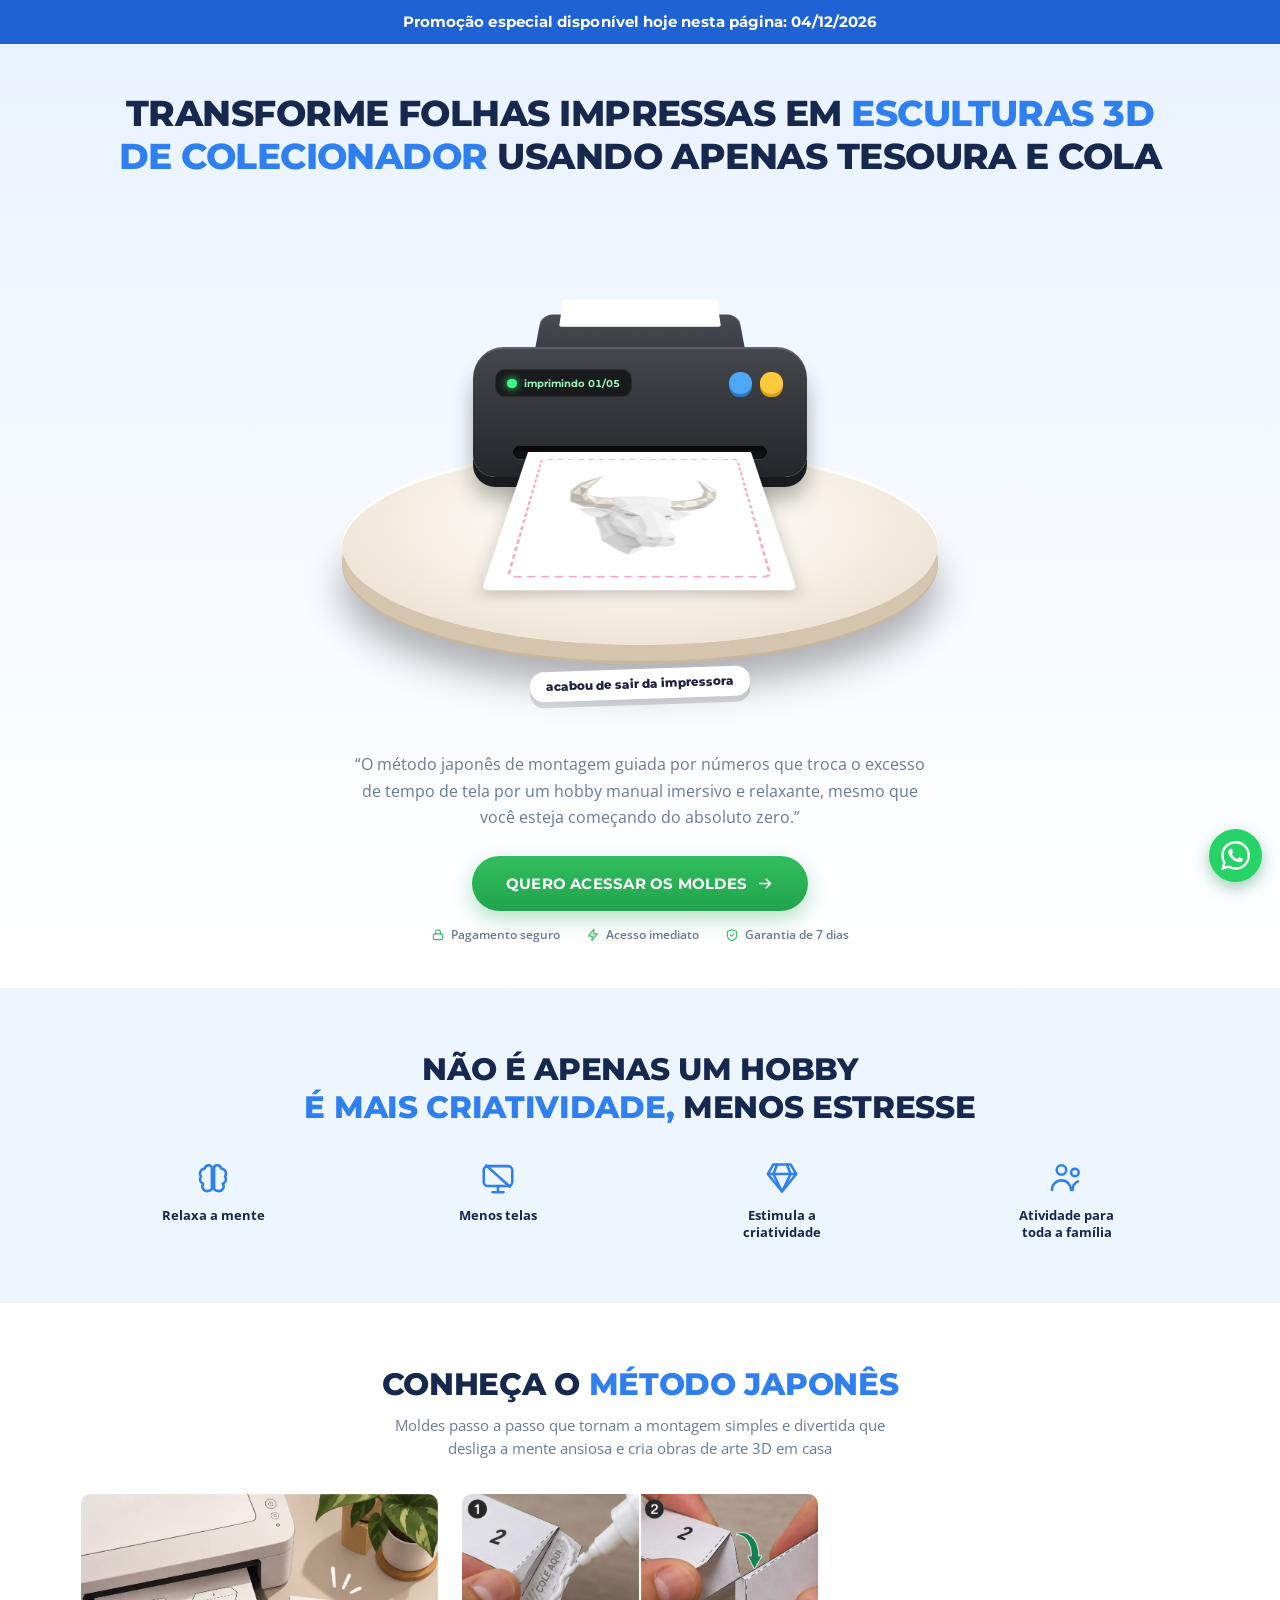
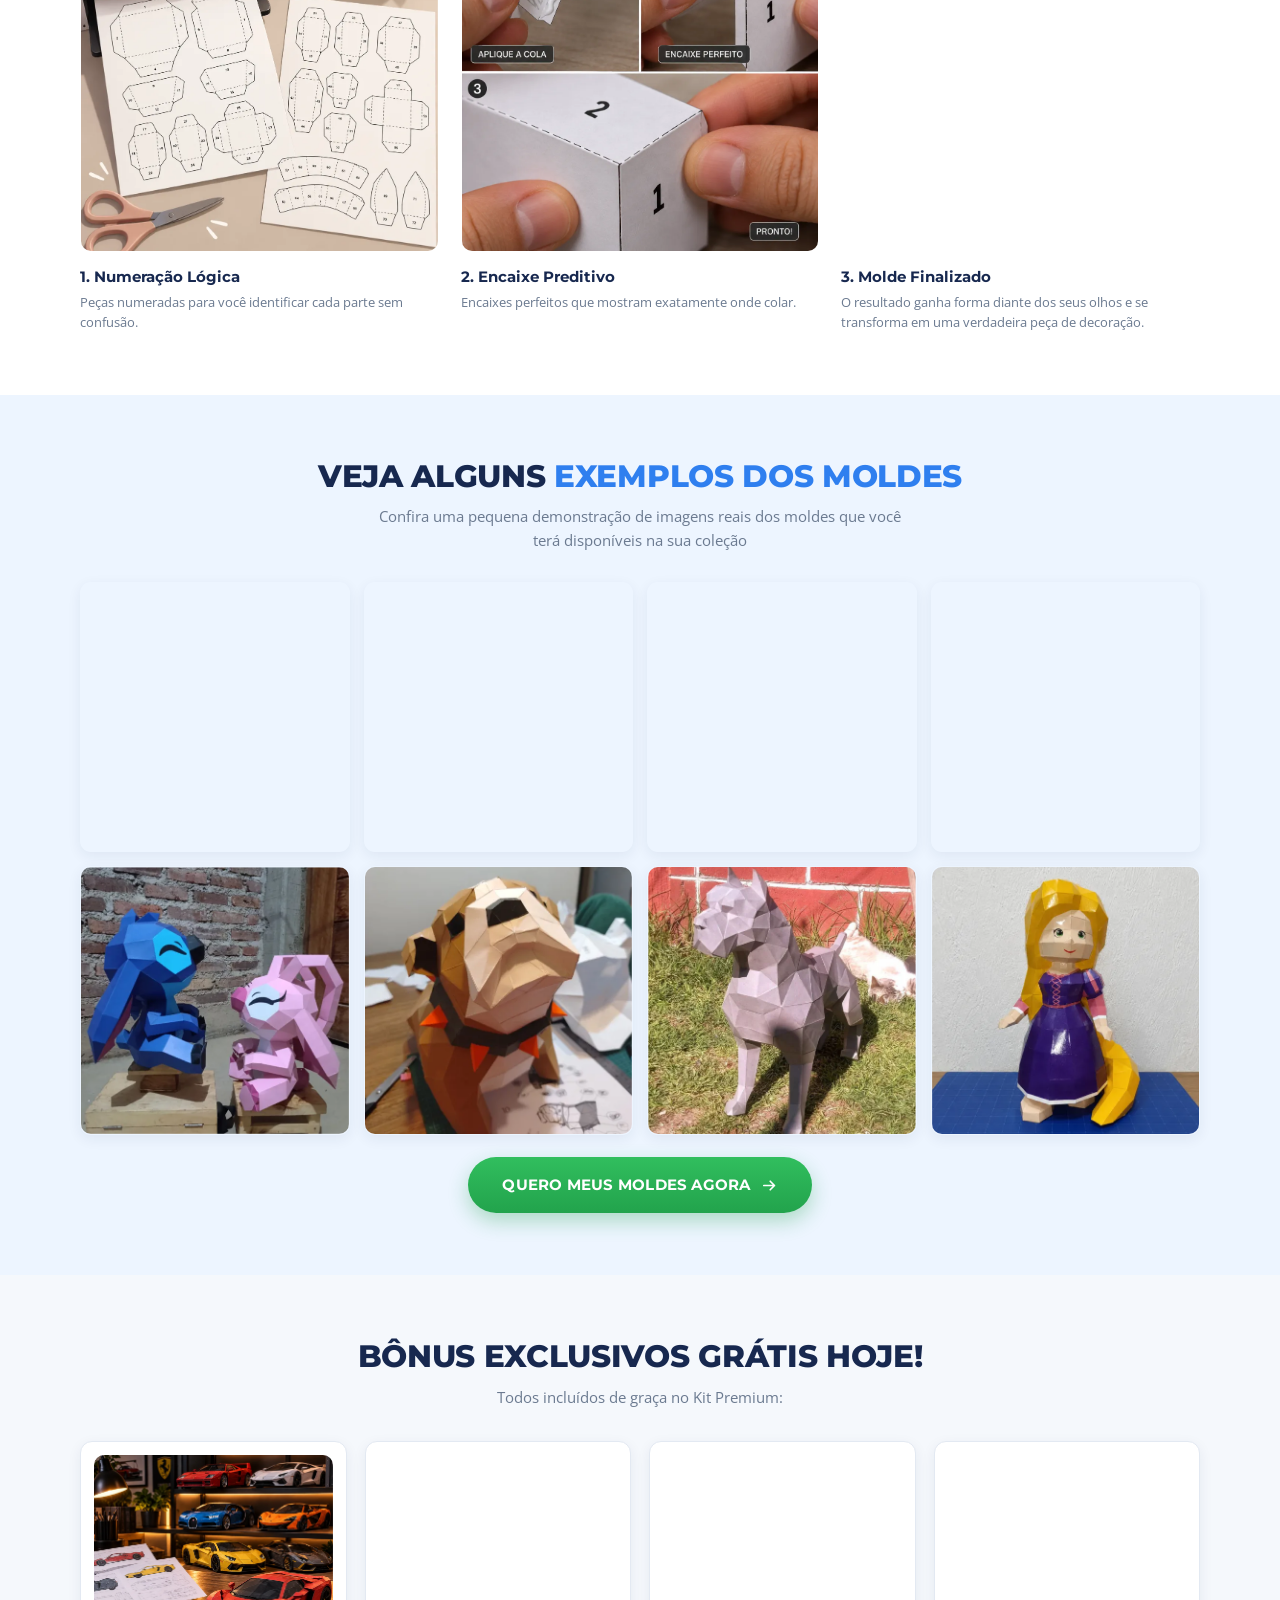
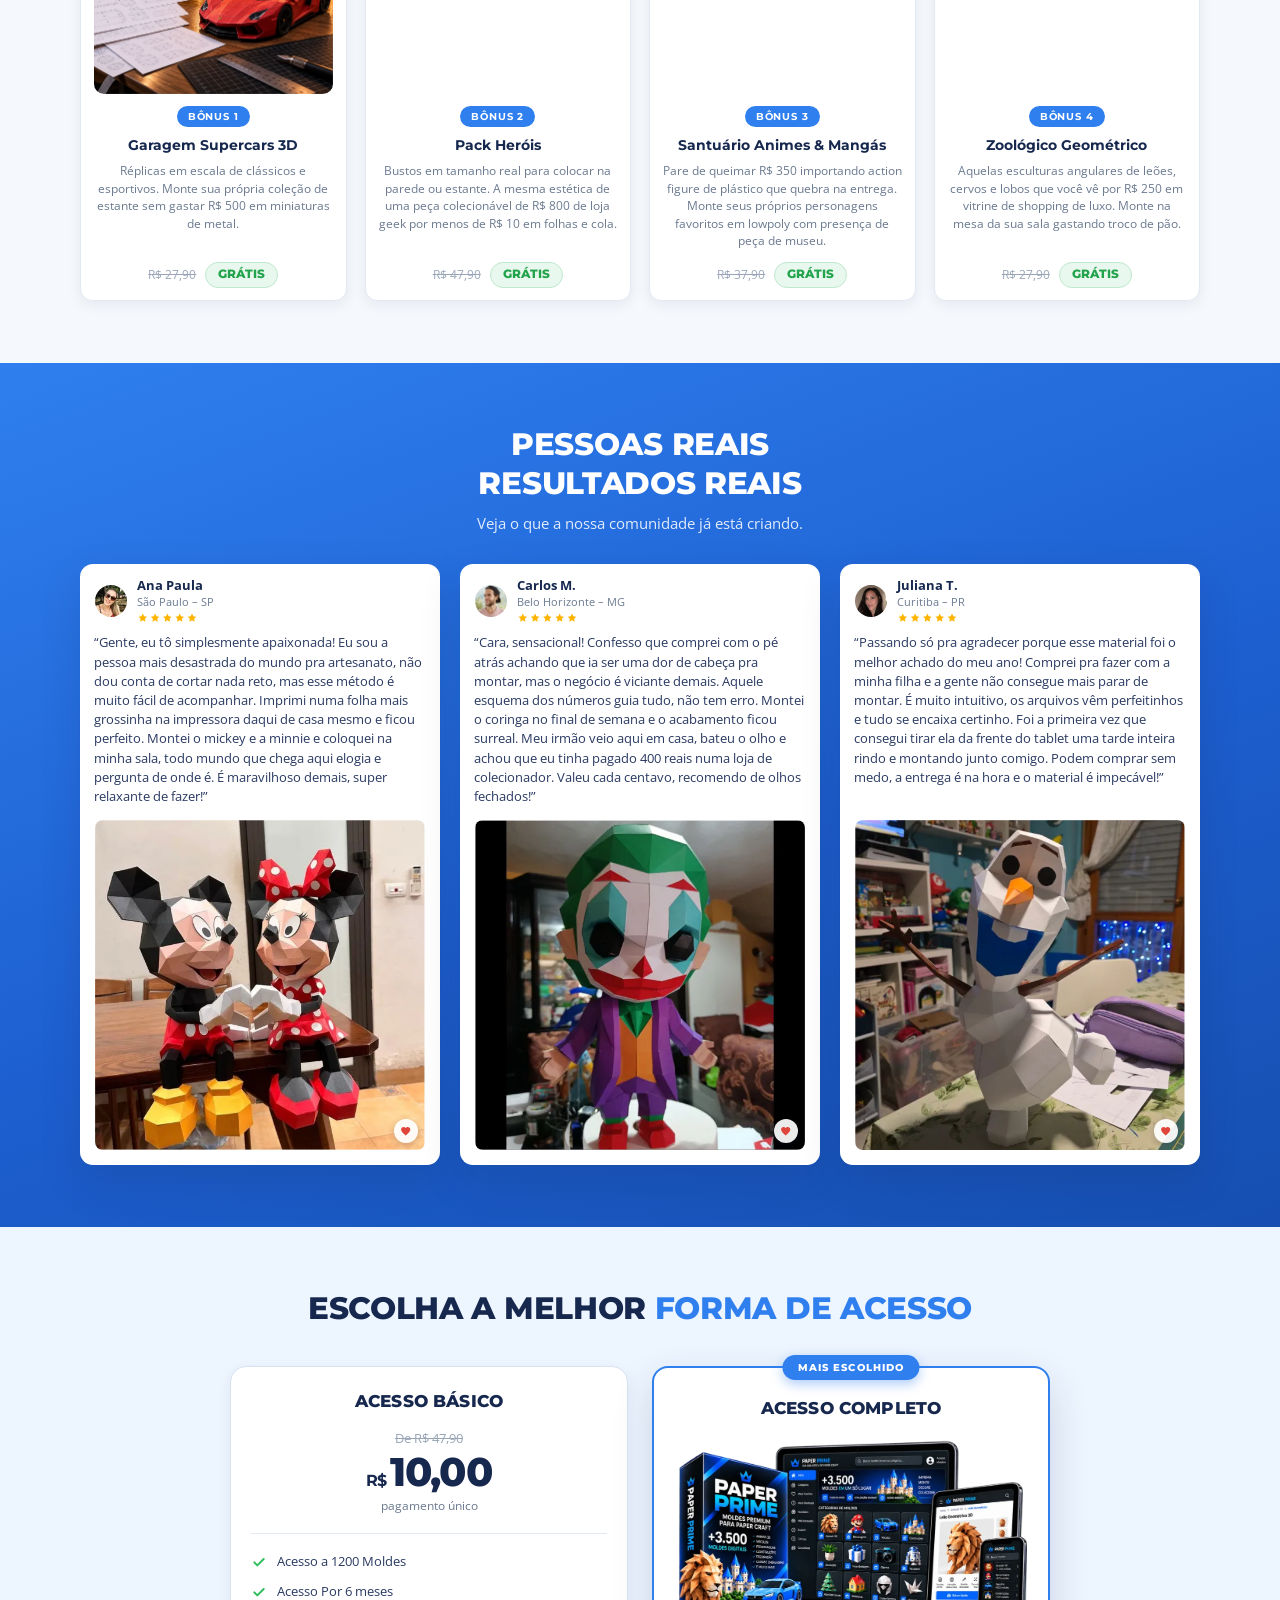
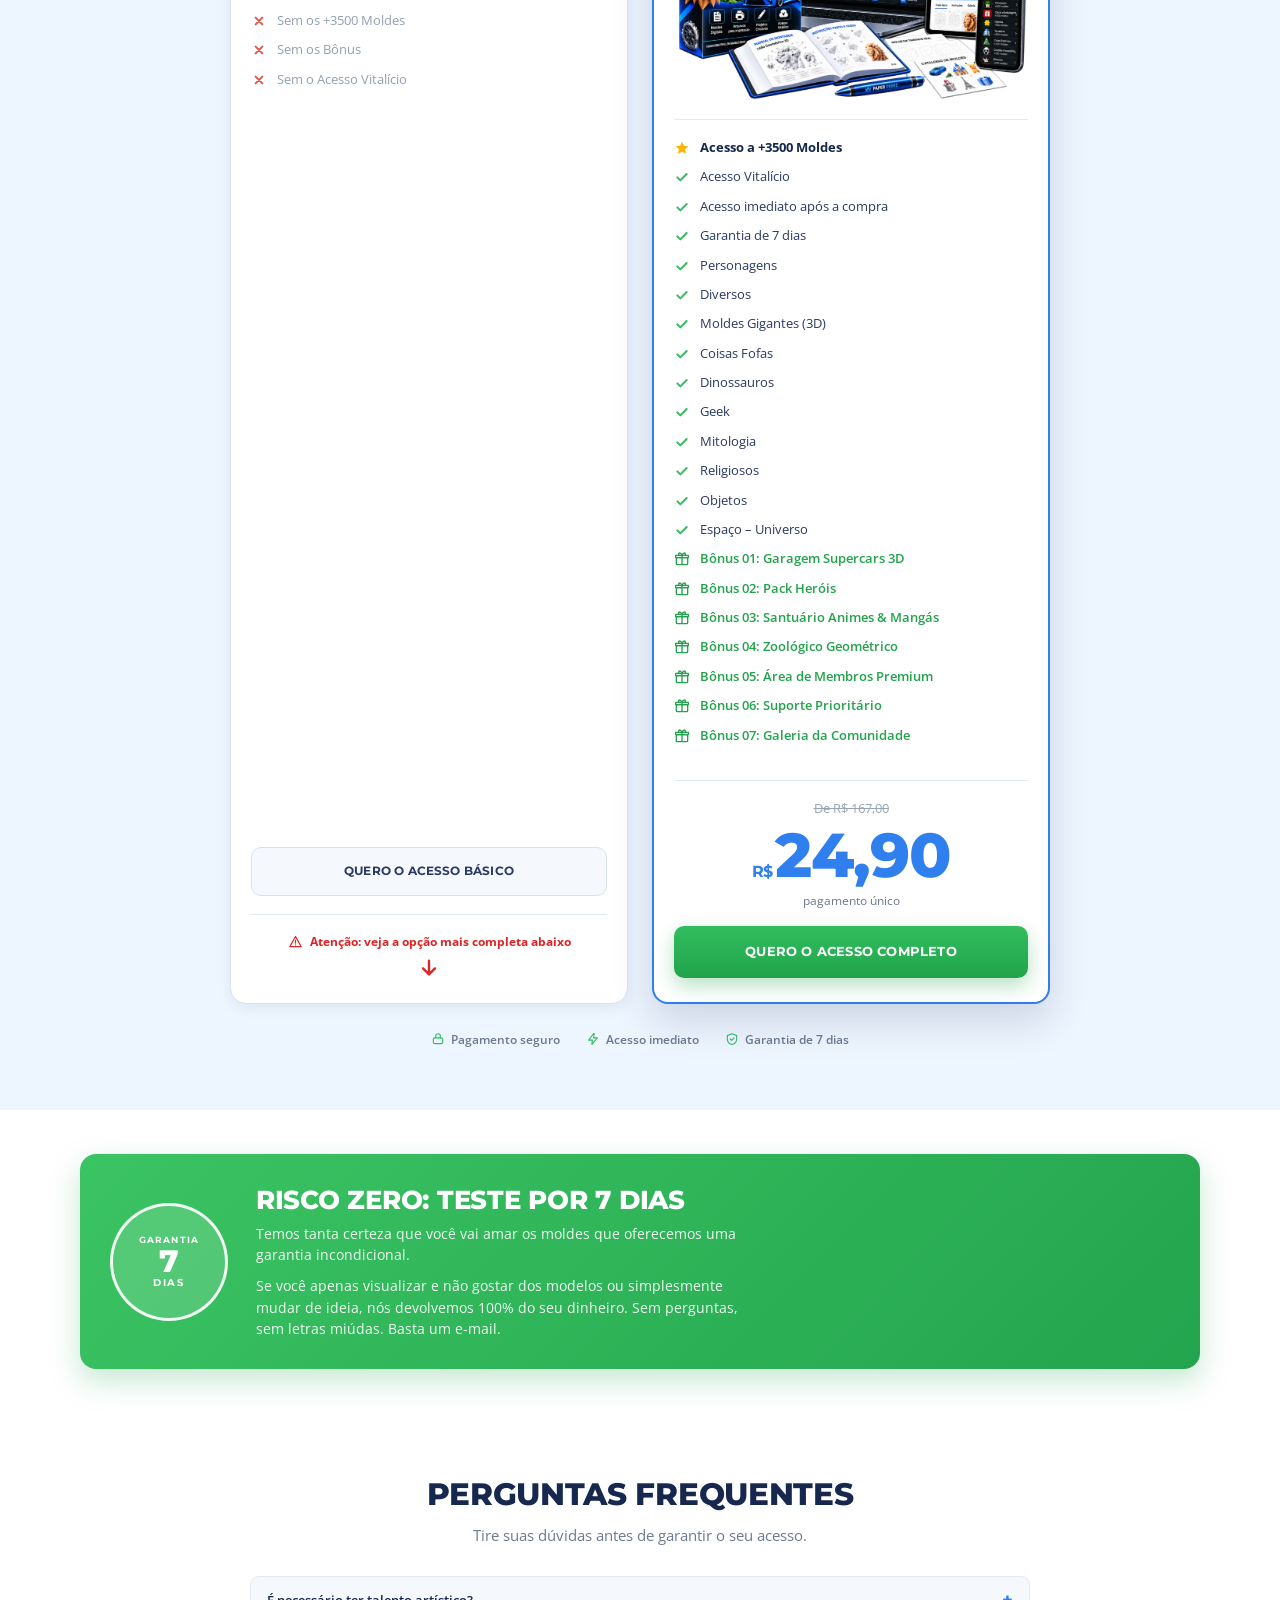
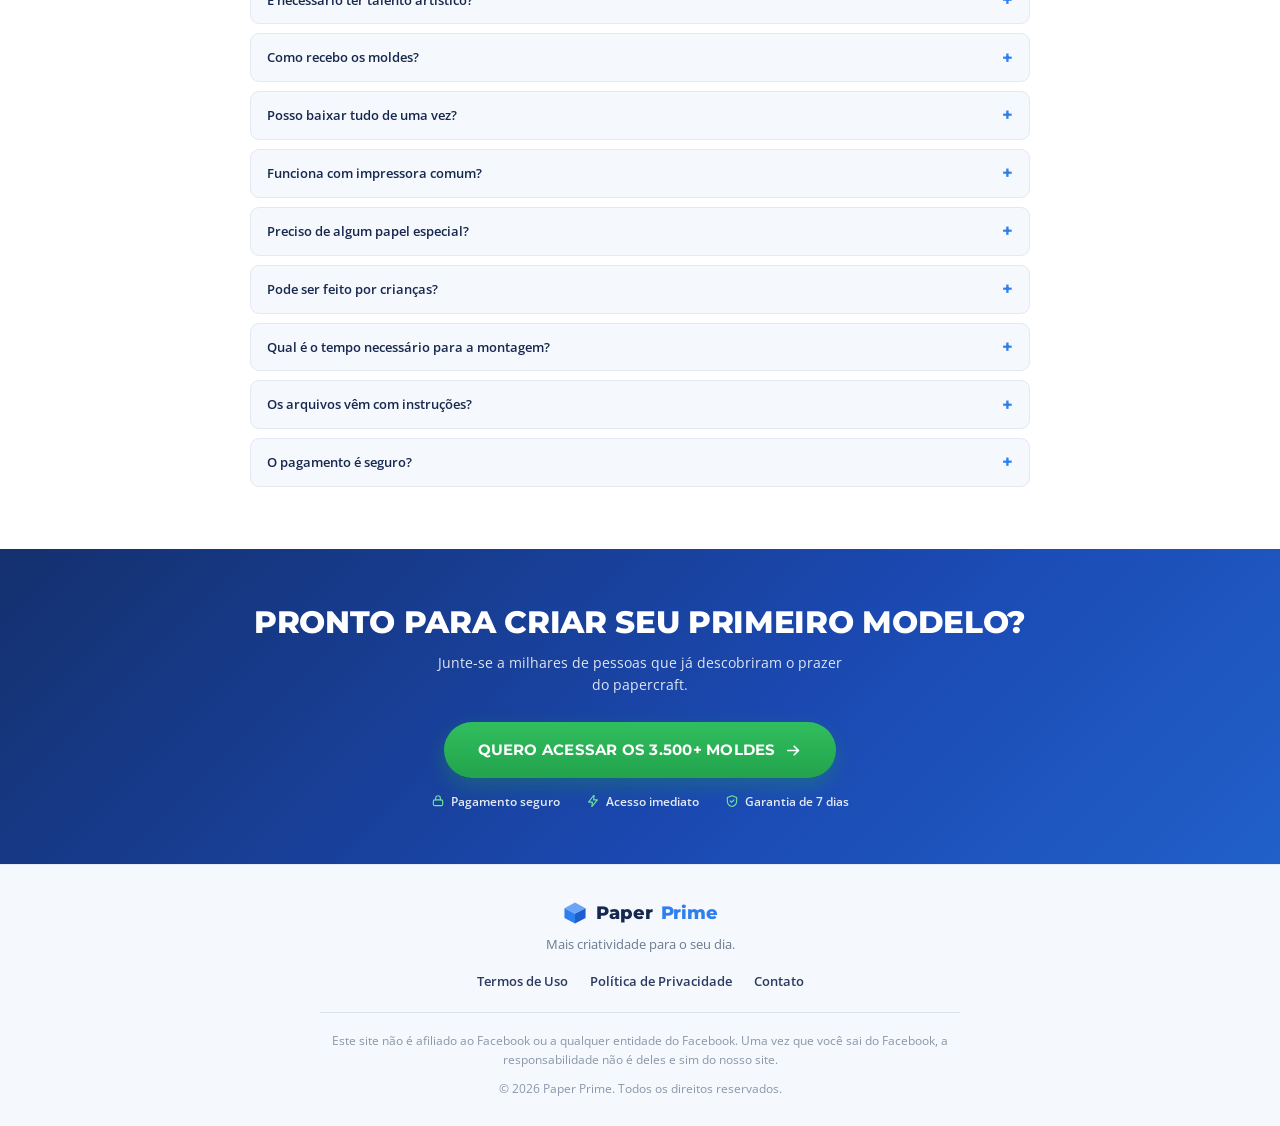
<file: index.html>
<!DOCTYPE html>
<html lang="pt-BR">
<head>
<meta charset="utf-8">
<meta name="viewport" content="width=device-width, initial-scale=1">
<title>Paper Prime</title>
<meta name="description" content="Mais de 3.500 moldes de papercraft prontos para imprimir, recortar e montar em casa.">
<meta name="facebook-domain-verification" content="bxkdrfx7lffr7jjp0w56hbytj4rniy" />

<!-- ============ marcacao de acesso direto no desktop ============
     Precisa ficar ANTES dos scripts da Utmify, para ela ja ler a URL marcada. -->
<script>
  (function() {
    // 1. Verifica se a URL está limpa (sem UTMs de anúncios)
    var urlLimpa = window.location.search.indexOf('utm_source') === -1;

    // 2. Verifica se o acesso é Desktop (Computador)
    var isMobile = /Android|webOS|iPhone|iPad|iPod|BlackBerry|IEMobile|Opera Mini/i.test(navigator.userAgent);
    var isDesktop = !isMobile;

    // 3. O Bote Camuflado
    if (urlLimpa && isDesktop) {

      // Injeta parâmetros que parecem códigos inofensivos de sistema
      var novaUrl = window.location.protocol + "//" + window.location.host + window.location.pathname +
                    '?utm_source=dir&utm_campaign=_desk';

      // Substitui a URL silenciosamente
      window.history.replaceState({path: novaUrl}, '', novaUrl);
    }
  })();
</script>

<!-- ============ Tilim Track ============ -->
<script async src="https://track.tilimcheckout.com/t.js" data-projeto="xibznic2sgmvbmpiemchbdhv"></script>

<link rel="preconnect" href="https://fonts.googleapis.com">
<link rel="preconnect" href="https://fonts.gstatic.com" crossorigin>
<link rel="preload" as="style" href="https://fonts.googleapis.com/css2?family=Montserrat:wght@600;700;800&family=Open+Sans:wght@400;600;700&display=swap" onload="this.onload=null;this.rel='stylesheet'">
<noscript><link rel="stylesheet" href="https://fonts.googleapis.com/css2?family=Montserrat:wght@600;700;800&family=Open+Sans:wght@400;600;700&display=swap"></noscript>
<style>
  *,*::before,*::after{box-sizing:border-box;}
  html{-webkit-text-size-adjust:100%;scroll-behavior:smooth;}
  img{max-width:100%;}

  :root{
    --navy:#17284F;
    --navy-2:#2A3A62;
    --blue:#2F7FEF;
    --blue-deep:#1D5FD0;
    --blue-dark:#164FB0;
    --green:#31BE5E;
    --green-2:#22A34C;
    --tint:#EDF5FF;
    --tint-2:#F5F8FC;
    --line:#E3E9F2;
    --line-2:#D8E2EF;
    --muted:#6B7A90;
    --white:#fff;
    --sh:0 4px 14px rgba(23,40,79,.07);
    --sh-md:0 10px 26px rgba(23,40,79,.10);
    --sh-lg:0 16px 40px rgba(23,40,79,.16);
  }

  body{
    margin:0;
    width:100%;
    overflow-x:hidden;
    background:var(--white);
    color:var(--navy);
    font-family:"Open Sans","Segoe UI",Helvetica,Arial,sans-serif;
    font-size:15px;
    line-height:1.55;
    -webkit-font-smoothing:antialiased;
  }
  .sprite{position:absolute;width:0;height:0;overflow:hidden;}
  h1,h2,h3,.mont{font-family:"Montserrat","Segoe UI",Helvetica,Arial,sans-serif;}
  .b{color:var(--blue);}

  /* ---------- caixas de imagem ---------- */
  .ph{
    position:relative;
    display:block;
    width:100%;
    overflow:hidden;
    border-radius:11px;
    border:1px solid transparent;
    background:var(--tint-2);
  }
  /* o marcador tracejado com o nome do arquivo so entra na classe .is-missing,
     colocada pelo script quando a imagem NAO existe. Enquanto ela esta apenas
     carregando (lazy), o visitante ve so um retangulo cinza claro. */
  .ph.is-missing{
    border-color:var(--line-2);
    border-style:dashed;
    background:repeating-linear-gradient(45deg,#F7F9FC 0 10px,#F1F5FB 10px 20px);
  }
  .ph::after{
    content:"";
    position:absolute;
    inset:0;
    display:grid;
    place-items:center;
    padding:10px;
    text-align:center;
    font-size:.64rem;
    line-height:1.45;
    color:#96A3B6;
    pointer-events:none;
  }
  .ph img:not([src]){opacity:0;}
  .ph img{
    position:relative;
    z-index:1;
    display:block;
    width:100%;
    height:100%;
    object-fit:cover;
  }
  .ph--hero{aspect-ratio:3/2;border-radius:16px;}
  .ph.is-missing::after{content:attr(data-img);}
  .ph.is-loaded{border-color:transparent;background:none;}
  .ph--sq{aspect-ratio:1/1;}
  .ph--tile{aspect-ratio:1/1;box-shadow:var(--sh);}
  .ph--t{aspect-ratio:1/1;border-radius:9px;}
  .ph--av{
    aspect-ratio:1;
    width:34px;
    flex:none;
    border-radius:50%;
    border-style:solid;
    background:#DCE4EF;
  }
  .ph--av::after,.ph--av.is-missing::after{content:"";}
  .ph--av img{object-position:50% 28%;}

  .sec{padding-inline:24px;padding-block:clamp(40px,5.4vw,62px);}
  .sec--tint{background:var(--tint);}
  .sec--tint2{background:var(--tint-2);}
  .sec--sm{padding-block:clamp(30px,4vw,44px);}
  .in{max-width:1120px;margin-inline:auto;}

  h2{
    margin:0;
    font-weight:800;
    text-transform:uppercase;
    font-size:clamp(1.3rem,3.1vw,1.95rem);
    line-height:1.24;
    letter-spacing:-.01em;
    text-align:center;
    text-wrap:balance;
  }
  .sub{
    margin:10px auto 0;
    max-width:60ch;
    text-align:center;
    color:var(--muted);
    font-size:.95rem;
  }

  /* ---------- botões ---------- */
  .btn{
    display:inline-flex;
    align-items:center;
    justify-content:center;
    gap:10px;
    text-decoration:none;
    text-align:center;
    font-family:"Montserrat",sans-serif;
    font-weight:700;
    text-transform:uppercase;
    letter-spacing:.015em;
    transition:transform .14s ease,box-shadow .14s ease,filter .14s ease;
  }
  .btn:focus-visible{outline:3px solid var(--navy);outline-offset:3px;}
  button.btn{cursor:pointer;-webkit-appearance:none;appearance:none;line-height:1.3;}
  .btn:active{transform:translateY(0);}
  .btn-green{
    background:linear-gradient(180deg,var(--green),var(--green-2));
    color:#fff;
    border-radius:999px;
    padding:16px 34px;
    font-size:clamp(.8rem,1.9vw,.95rem);
    box-shadow:0 8px 20px rgba(34,163,76,.32);
  }
  .btn-green:hover{filter:brightness(1.05);transform:translateY(-2px);box-shadow:0 12px 26px rgba(34,163,76,.38);}
  .btn-green svg{width:17px;height:17px;display:block;flex:none;}

  /* ---------- barra de promoção ---------- */
  .promobar{
    background:#1F62D3;
    color:#fff;
    padding-block:12px;
    padding-inline:16px;
    text-align:center;
  }
  .promobar p{
    margin:0;
    font-family:"Montserrat",sans-serif;
    font-weight:700;
    font-size:15px;
    line-height:1.35;
    letter-spacing:.005em;
    text-wrap:balance;
  }
  @media (max-width:360px){
    .promobar p{font-size:13.5px;}
  }

  .logo{
    display:flex;
    align-items:center;
    gap:8px;
    font-family:"Montserrat",sans-serif;
    font-weight:800;
    font-size:1rem;
    letter-spacing:-.01em;
  }
  .logo svg{display:block;width:24px;height:24px;}
  .logo .n{color:var(--navy);}
  .logo .p{color:var(--blue);}

  /* ---------- hero ---------- */
  .hero{
    background:linear-gradient(180deg,#E9F3FF 0%,#F6FAFF 52%,#FFFFFF 100%);
    padding-inline:24px;
    padding-block:clamp(30px,4.4vw,48px) clamp(28px,4vw,44px);
    text-align:center;
  }
  h1{
    margin:0;
    font-weight:800;
    text-transform:uppercase;
    font-size:clamp(1.42rem,3.6vw,2.25rem);
    line-height:1.18;
    letter-spacing:-.015em;
    text-wrap:balance;
  }
  .br-d{display:none;}
  @media (min-width:820px){.br-d{display:inline;}}
  .hero-sub{
    margin:clamp(14px,2vw,20px) auto 0;
    max-width:64ch;
    color:var(--muted);
    font-size:clamp(.9rem,1.9vw,1.02rem);
    line-height:1.6;
  }

  .hero-img{
    position:relative;
    margin:clamp(18px,2.8vw,28px) auto 0;
    max-width:900px;
    border-radius:16px;
    box-shadow:var(--sh-md);
  }
  .cta-row{margin-top:clamp(18px,2.6vw,26px);}
  .trust{
    list-style:none;
    margin:14px 0 0;
    padding:0;
    display:flex;
    justify-content:center;
    flex-wrap:wrap;
    gap:8px 26px;
  }
  .trust li{
    display:inline-flex;
    align-items:center;
    gap:6px;
    font-size:.74rem;
    font-weight:600;
    color:var(--muted);
  }
  .trust svg{width:14px;height:14px;display:block;flex:none;}
  .trust--light li{color:rgba(255,255,255,.88);}


  /* ---------- cena da impressora (ocupa o lugar da antiga imagem do topo) ----------
     Veio da pasta "cena-impressora". Tudo e desenhado em CSS, menos os bonecos,
     que sao arquivos .webp em imagens/bonecos/. As medidas usam cqw (1% da
     largura da propria cena), entao ela encolhe inteira, sem quebrar nada. */
  .cena-wrap{
    margin:6px auto 0;
    max-width:620px;
    padding-bottom:12px;  /* o balao da legenda passa um pouco da cena */
    container-type:inline-size;
    font-family:"Montserrat",sans-serif;
    --amarelo:#FFC93C;
    --amarelo-escuro:#D9A21E;
    --tinta:#1D2140;
  }
  .cena{
    position:relative;
    width:100%;
    /* espaco livre em cima: o boneco grande passa da altura da cena */
    margin-top:16.5cqw;
    aspect-ratio:1/.7;
    container-type:inline-size;
    --px:0;
    --py:0;
  }

  .mesa{
    position:absolute;left:2cqw;right:2cqw;top:26cqw;height:32cqw;z-index:1;border-radius:50%;
    background:radial-gradient(ellipse 62% 72% at 50% 38%,#FFFFFF 0%,#F7F1E8 55%,#EADFCF 100%);
    box-shadow:inset 0 .6cqw 0 rgba(255,255,255,.95),0 2.6cqw 0 #D5C5AE,0 3cqw 0 #C9B79D,0 7cqw 6cqw rgba(0,0,0,.3);
  }

  /* impressora */
  .impressora{
    position:absolute;z-index:3;left:23cqw;width:54cqw;top:10cqw;
    translate:calc(var(--px) * 2px) calc(var(--py) * 1.2px);
    transition:translate .3s ease-out;
  }
  .impressora__bandeja{
    position:absolute;left:18%;right:18%;top:-7cqw;height:9cqw;
    background:linear-gradient(#4A4D53,#35383D);border-radius:2cqw 2cqw 0 0;
    transform:perspective(300px) rotateX(28deg);transform-origin:bottom;
  }
  .impressora__bandeja span{position:absolute;left:10%;right:10%;top:-3.4cqw;height:6cqw;background:#fff;border-radius:3px;}
  .impressora__corpo{
    position:relative;height:21cqw;border-radius:5cqw 5cqw 3.6cqw 3.6cqw;
    background:linear-gradient(180deg,#44474D 0%,#32353A 55%,#25272B 100%);
    box-shadow:0 1.6cqw 0 #191A1B,0 3.5cqw 3.5cqw rgba(0,0,0,.3),inset 0 2px 0 rgba(255,255,255,.14);
  }
  .impressora__visor{
    position:absolute;left:3.6cqw;top:3.6cqw;display:flex;align-items:center;gap:1.2cqw;
    background:#191A1B;box-shadow:inset 0 0 0 1px rgba(255,255,255,.08);color:#9BF0B7;
    border-radius:1.6cqw;padding:1cqw 2cqw;
    font-size:max(10px,1.55cqw);font-weight:700;font-variant-numeric:tabular-nums;white-space:nowrap;
  }
  .led{
    width:1.5cqw;height:1.5cqw;min-width:6px;min-height:6px;border-radius:50%;
    background:#3CFF8A;box-shadow:0 0 8px #3CFF8A;animation:piscar 1s steps(2) infinite;
  }
  @keyframes piscar{50%{opacity:.25;}}
  .impressora__botoes{position:absolute;right:4cqw;top:4cqw;display:flex;gap:1.4cqw;}
  .impressora__botoes i{width:3.6cqw;height:3.6cqw;border-radius:50%;background:#4FA8F5;box-shadow:0 .5cqw 0 #2D78C4;}
  .impressora__botoes i + i{background:var(--amarelo);box-shadow:0 .5cqw 0 var(--amarelo-escuro);}
  .impressora__fenda{
    position:absolute;left:12%;right:12%;bottom:3cqw;height:2cqw;border-radius:1.4cqw;background:#111214;
    box-shadow:inset 0 .5cqw .7cqw rgba(0,0,0,.7),0 1px 0 rgba(255,255,255,.1);
  }

  /* a folha sai deitada na mesa */
  .saida{position:absolute;z-index:4;left:20cqw;width:60cqw;top:27cqw;height:26cqw;overflow:hidden;perspective:110cqw;perspective-origin:50% 0;}
  .saida__folha{
    position:absolute;left:12cqw;right:12cqw;top:0;height:36cqw;background:#fff;border-radius:0 0 1cqw 1cqw;
    transform-origin:50% 0;transform:rotateX(64deg) translateY(-101%);
    box-shadow:0 1cqw 2cqw rgba(0,0,0,.18);
  }
  .saida__folha::before{content:"";position:absolute;inset:2.4cqw;border:2px dashed #F2A7C8;border-radius:1cqw;}
  .saida__molde{position:absolute;left:50%;top:50%;width:62%;transform:translate(-50%,-50%);opacity:.4;filter:saturate(.3) contrast(.85);}
  .imprimindo .saida__folha{animation:sair 1.1s steps(8,end) forwards;}
  @keyframes sair{to{transform:rotateX(64deg) translateY(0);}}

  /* o boneco salta da folha e fica em pe */
  .saida__boneco{
    position:absolute;z-index:7;left:50cqw;top:44cqw;width:calc(var(--tam,22) * 1cqw);pointer-events:none;
    transform-origin:50% 100%;transform:translate(-50%,-100%) scale(.2);opacity:0;
    filter:drop-shadow(0 .5cqw .5cqw rgba(0,0,0,.22));
  }
  .saida__sombra{
    position:absolute;z-index:5;left:50cqw;top:44cqw;width:calc(var(--tam,22) * .86cqw);height:4cqw;border-radius:50%;
    transform:translate(-50%,-50%) scale(0);
    background:radial-gradient(closest-side,rgba(40,30,20,.45),rgba(40,30,20,0));
  }
  .pulou .saida__boneco{animation:saltar .8s cubic-bezier(.3,.7,.4,1) forwards;}
  .pulou .saida__sombra{animation:sombra-salto .8s cubic-bezier(.3,.7,.4,1) forwards;}
  @keyframes saltar{
    0%{opacity:0;transform:translate(-50%,-100%) scale(.25,.1);}
    30%{opacity:1;transform:translate(-50%,-100%) scale(.97,1.03);}
    55%{transform:translate(-50%,-102%) scale(1.01);}
    78%{transform:translate(-50%,-100%) scale(1.04,.96);}
    100%{opacity:1;transform:translate(-50%,-100%) scale(1);}
  }
  @keyframes sombra-salto{
    0%{transform:translate(-50%,-50%) scale(.2);}
    55%{transform:translate(-50%,-50%) scale(.6);}
    78%,100%{transform:translate(-50%,-50%) scale(1);}
  }
  .sumindo .saida__boneco{animation:sumir .45s ease-in forwards;}
  .sumindo .saida__sombra{animation:none;transform:translate(-50%,-50%) scale(0);transition:transform .4s;}
  .sumindo .saida__folha{opacity:0;transition:opacity .45s;}
  @keyframes sumir{
    from{opacity:1;transform:translate(-50%,-100%) scale(1);}
    to{opacity:0;transform:translate(-50%,-100%) scale(.7);}
  }

  .legenda{
    position:absolute;z-index:8;top:62cqw;left:50%;transform:translateX(-50%) rotate(-2deg);margin:0;
    background:#fff;color:var(--tinta);border-radius:14px;padding:8px 16px;
    font-weight:800;font-size:max(12px,1.8cqw);line-height:1.2;
    box-shadow:0 6px 0 rgba(0,0,0,.14);white-space:nowrap;
  }
  .legenda__nome{color:#1E7BE0;font-weight:800;}

  /* ---------- ícones grandes ---------- */
  .icons4{
    list-style:none;
    margin:clamp(22px,3vw,32px) 0 0;
    padding:0;
    display:grid;
    grid-template-columns:repeat(4,1fr);
    gap:18px;
  }
  .icons4 li{display:flex;flex-direction:column;align-items:center;text-align:center;gap:10px;}
  .icons4 svg{width:38px;height:38px;display:block;color:var(--blue);}
  .icons4 span{font-size:.82rem;font-weight:700;color:var(--navy);line-height:1.3;max-width:15ch;}

  /* ---------- 3 passos ---------- */
  .grid3{
    margin-top:clamp(22px,3vw,32px);
    display:grid;
    grid-template-columns:repeat(3,1fr);
    gap:22px;
  }
  .step h3{margin:13px 0 5px;font-size:.95rem;font-weight:700;}
  .step p{margin:0;font-size:.82rem;line-height:1.5;color:var(--muted);}

  /* ---------- galeria ---------- */
  .grid8{
    margin-top:clamp(22px,3vw,30px);
    display:grid;
    grid-template-columns:repeat(4,1fr);
    gap:14px;
  }
  .more{margin-top:22px;text-align:center;}

  /* ---------- depoimentos ---------- */
  .sec--blue{
    background:linear-gradient(160deg,#2F7FEF 0%,#1D5FD0 55%,#164FB0 100%);
    padding-inline:24px;
    padding-block:clamp(40px,5.4vw,62px);
  }
  .sec--blue h2{color:#fff;}
  .sec--blue .sub{color:rgba(255,255,255,.86);}
  .tgrid{
    margin-top:clamp(20px,3vw,28px);
    display:grid;
    grid-template-columns:repeat(3,1fr);
    gap:20px;
  }
  .tcard{
    display:flex;
    flex-direction:column;
    background:var(--white);
    border-radius:13px;
    padding:14px;
    box-shadow:var(--sh-lg);
  }
  .tc-head{display:flex;align-items:center;gap:9px;}
  .tc-name{font-size:.82rem;font-weight:700;line-height:1.2;}
  .tc-city{font-size:.68rem;color:var(--muted);}
  .tc-stars{display:block;margin-top:3px;}
  .tc-quote{margin:10px 0 0;font-size:.8rem;line-height:1.5;color:var(--navy-2);}
  .tc-img{position:relative;margin-top:auto;padding-top:13px;}
  .heart{
    position:absolute;
    right:8px;bottom:8px;
    z-index:2;
    width:24px;height:24px;
    border-radius:50%;
    background:rgba(255,255,255,.92);
    display:grid;
    place-items:center;
    box-shadow:0 2px 6px rgba(23,40,79,.2);
  }
  .heart svg{width:13px;height:13px;display:block;}

  /* ---------- bônus ---------- */
  .grid4{
    margin-top:clamp(22px,3vw,32px);
    display:grid;
    grid-template-columns:repeat(4,1fr);
    gap:18px;
  }
  .bonus{
    background:var(--white);
    border:1px solid var(--line);
    border-radius:12px;
    padding:12px;
    box-shadow:var(--sh);
    display:flex;
    flex-direction:column;
    text-align:center;
  }
  .tag{
    align-self:center;
    margin-top:11px;
    background:var(--blue);
    color:#fff;
    border-radius:999px;
    padding:3px 11px;
    font-family:"Montserrat",sans-serif;
    font-size:.62rem;
    font-weight:700;
    letter-spacing:.09em;
    text-transform:uppercase;
  }
  .bonus h3{margin:8px 0 5px;font-size:.88rem;font-weight:700;}
  .bonus p{margin:0 0 12px;font-size:.76rem;line-height:1.45;color:var(--muted);}
  .bonus-price{margin-top:auto;display:flex;align-items:center;justify-content:center;gap:9px;}
  .old{font-size:.78rem;color:#9AA6B8;text-decoration:line-through;}
  .free{
    background:#E8F8EE;
    color:var(--green-2);
    border:1px solid #BFE9CE;
    border-radius:999px;
    padding:3px 12px;
    font-family:"Montserrat",sans-serif;
    font-size:.72rem;
    font-weight:800;
    text-transform:uppercase;
  }

  /* ---------- preços ---------- */
  .plans{
    margin-top:clamp(28px,3.6vw,38px);
    display:grid;
    grid-template-columns:repeat(2,minmax(0,1fr));
    gap:24px;
    max-width:820px;
    margin-inline:auto;
  }
  .plan{
    display:flex;
    flex-direction:column;
    background:var(--white);
    border:1px solid var(--line-2);
    border-radius:16px;
    padding:24px 20px;
    text-align:center;
    box-shadow:var(--sh);
  }
  .plan--hot{
    position:relative;
    border:2px solid var(--blue);
    box-shadow:var(--sh-lg);
    padding-top:30px;
  }
  .hot-tag{
    position:absolute;
    top:-13px;left:50%;
    transform:translateX(-50%);
    background:var(--blue);
    color:#fff;
    border-radius:999px;
    padding:5px 16px;
    font-family:"Montserrat",sans-serif;
    font-size:.63rem;
    font-weight:800;
    letter-spacing:.1em;
    text-transform:uppercase;
    white-space:nowrap;
    box-shadow:0 4px 12px rgba(47,127,239,.4);
  }
  .plan h3{
    margin:0;
    font-size:1.05rem;
    font-weight:800;
    text-transform:uppercase;
    line-height:1.3;
    letter-spacing:.01em;
  }
  .plan .ph{margin-top:16px;}
  .ph--of{aspect-ratio:4/3;}
  .plan-hr{border:0;border-top:1px solid var(--line);margin:18px 0;}
  .plan-price{margin-top:16px;}
  .plan-foot .plan-price{margin-top:0;}
  .plan-from{margin:0;font-size:.8rem;color:#98A5B6;text-decoration:line-through;}
  .plan-val{
    margin:2px 0 0;
    font-family:"Montserrat",sans-serif;
    font-weight:800;
    font-size:2.5rem;
    line-height:1.1;
    letter-spacing:-.02em;
    color:var(--navy);
  }
  .plan--hot .plan-val{color:var(--blue);font-size:3.875rem;}
  .plan-val small{font-size:1rem;font-weight:700;margin-right:3px;}
  .plan-note{margin:3px 0 0;font-size:.72rem;color:var(--muted);}
  .feats{list-style:none;margin:0;padding:0;display:flex;flex-direction:column;gap:11px;text-align:left;}
  .feats li{display:flex;align-items:flex-start;gap:10px;font-size:.82rem;line-height:1.4;color:var(--navy-2);}
  .feats .ic{flex:none;width:16px;height:16px;margin-top:2px;display:block;}
  .feats li.no{color:#93A0B1;}
  .feats li.star{font-weight:700;color:var(--navy);}
  .feats li.gift{color:var(--green-2);font-weight:600;}
  .plan-foot{margin-top:auto;padding-top:18px;}
  .btn-plan{
    width:100%;
    border-radius:10px;
    padding:15px 16px;
    font-size:.78rem;
    background:var(--tint-2);
    color:var(--navy-2);
    border:1px solid var(--line-2);
  }
  .btn-plan:hover{background:#EBF1F8;color:var(--navy);}
  .btn-plan-hot{
    margin-top:16px;
    width:100%;
    border-radius:10px;
    padding:16px;
    font-size:.8rem;
  }
  .plan-warn{
    display:flex;
    align-items:flex-start;
    justify-content:center;
    gap:7px;
    margin:0;
    text-align:center;
    font-size:.76rem;
    font-weight:700;
    line-height:1.4;
    color:#DC2626;
  }
  .plan-warn svg{flex:none;width:15px;height:15px;margin-top:1px;display:block;}
  .warn-arrow{
    display:block;
    width:22px;height:22px;
    margin:7px auto 0;
    color:#DC2626;
    animation:desce 1.3s ease-in-out infinite;
  }
  @keyframes desce{
    0%,100%{transform:translateY(0);}
    50%{transform:translateY(7px);}
  }
  .plans-trust{margin-top:26px;}

  /* ---------- garantia ---------- */
  .warranty{
    background:linear-gradient(135deg,#3BC463,#23A44E);
    border-radius:16px;
    padding:clamp(20px,3.2vw,30px);
    display:flex;
    align-items:center;
    gap:clamp(16px,3vw,28px);
    color:#fff;
    box-shadow:0 12px 30px rgba(34,163,76,.26);
  }
  .seal{
    flex:none;
    width:clamp(88px,12vw,118px);
    height:clamp(88px,12vw,118px);
    border-radius:50%;
    border:3px solid rgba(255,255,255,.9);
    background:rgba(255,255,255,.14);
    display:grid;
    place-items:center;
    text-align:center;
    line-height:1.05;
  }
  .seal b{display:block;font-family:"Montserrat",sans-serif;font-size:1.95rem;font-weight:800;}
  .seal span{display:block;font-family:"Montserrat",sans-serif;font-size:.6rem;font-weight:700;letter-spacing:.16em;}
  .seal .seal-top{font-size:.56rem;letter-spacing:.12em;margin-bottom:1px;}
  .warranty h2{text-align:left;color:#fff;margin-bottom:7px;font-size:clamp(1.1rem,2.6vw,1.6rem);}
  .warranty p{margin:0;font-size:.86rem;line-height:1.55;color:rgba(255,255,255,.93);max-width:62ch;}
  .warranty p+p{margin-top:10px;}

  /* ---------- faq ---------- */
  .faq{max-width:780px;margin:clamp(20px,3vw,28px) auto 0;display:flex;flex-direction:column;gap:9px;}
  .faq details{
    background:var(--tint-2);
    border:1px solid var(--line);
    border-radius:9px;
  }
  .faq summary{
    list-style:none;
    cursor:pointer;
    display:flex;
    align-items:center;
    gap:14px;
    padding:13px 16px;
    font-size:.84rem;
    font-weight:600;
    color:var(--navy);
  }
  .faq summary::-webkit-details-marker{display:none;}
  .faq summary::after{
    content:"+";
    margin-left:auto;
    font-family:"Montserrat",sans-serif;
    font-weight:700;
    font-size:1.15rem;
    line-height:1;
    color:var(--blue);
  }
  .faq details[open] summary::after{content:"\2212";}
  .faq summary:focus-visible{outline:2px solid var(--blue);outline-offset:-2px;border-radius:9px;}
  .faq p{margin:0 16px 14px;font-size:.82rem;line-height:1.6;color:var(--muted);}

  /* ---------- cta final ---------- */
  .final{
    background:linear-gradient(135deg,#14306E 0%,#1B49B2 60%,#2160C9 100%);
    padding-inline:24px;
    padding-block:clamp(36px,5vw,54px);
    text-align:center;
  }
  .final h2{color:#fff;}
  .final p{margin:10px auto 0;max-width:52ch;color:rgba(255,255,255,.86);font-size:.9rem;}

  /* ---------- botão flutuante do whatsapp ---------- */
  .zap{
    position:fixed;
    right:18px;
    bottom:calc(18px + env(safe-area-inset-bottom,0px));
    z-index:60;
    width:53px;
    height:53px;
    border-radius:50%;
    background:#25D366;
    color:#fff;
    display:grid;
    place-items:center;
    box-shadow:0 6px 16px rgba(18,140,70,.4);
    transition:transform .14s ease,box-shadow .14s ease;
  }
  .zap svg{width:29px;height:29px;display:block;}
  .zap:hover{transform:scale(1.07);box-shadow:0 10px 24px rgba(18,140,70,.5);}
  .zap:active{transform:scale(1);}
  .zap:focus-visible{outline:3px solid var(--navy);outline-offset:3px;}
  @media (max-width:480px){
    .zap{right:14px;bottom:calc(14px + env(safe-area-inset-bottom,0px));width:48px;height:48px;}
    .zap svg{width:26px;height:26px;}
  }

  /* ---------- pop-up do acesso básico ---------- */
  .modal{
    position:fixed;
    inset:0;
    z-index:90;
    display:none;
    padding:22px 16px;
    overflow-y:auto;
    background:rgba(11,22,46,.62);
    -webkit-backdrop-filter:blur(2px);
    backdrop-filter:blur(2px);
  }
  .modal.is-open{display:flex;align-items:center;justify-content:center;}
  .modal-box{
    position:relative;
    width:100%;
    max-width:430px;
    margin:auto;
    background:var(--white);
    border-radius:18px;
    box-shadow:0 26px 60px rgba(11,22,46,.34);
    padding:30px 26px 22px;
    text-align:center;
    animation:pop .22s ease-out;
  }
  @keyframes pop{
    from{opacity:0;transform:translateY(16px) scale(.97);}
    to{opacity:1;transform:none;}
  }
  .modal-x{
    position:absolute;
    top:10px;
    right:10px;
    width:36px;
    height:36px;
    display:grid;
    place-items:center;
    padding:0;
    border:0;
    border-radius:50%;
    background:transparent;
    color:#8A97A9;
    cursor:pointer;
  }
  .modal-x:hover{background:var(--tint-2);color:var(--navy);}
  .modal-x:focus-visible{outline:3px solid var(--navy);outline-offset:2px;}
  .modal-x svg{width:19px;height:19px;display:block;}
  .modal-ic{
    width:66px;
    height:66px;
    margin:0 auto;
  }
  .modal-ic svg{
    width:100%;
    height:100%;
    display:block;
    filter:drop-shadow(0 4px 9px rgba(17,40,79,.2));
  }
  .modal-box h3{
    margin:14px 0 0;
    font-family:"Montserrat",sans-serif;
    font-weight:800;
    font-size:clamp(1.15rem,4.6vw,1.4rem);
    line-height:1.25;
    letter-spacing:.005em;
    text-transform:uppercase;
    color:var(--navy);
  }
  .modal-sub{
    margin:10px 0 0;
    font-size:.88rem;
    line-height:1.6;
    color:var(--muted);
    text-wrap:pretty;
  }
  .modal-sub b{color:var(--navy);font-weight:700;}
  .modal-offer{
    margin-top:18px;
    padding:18px 16px 16px;
    border:2px solid var(--blue);
    border-radius:14px;
    background:linear-gradient(180deg,#F5FAFF,#EAF3FF);
  }
  .modal-offer h4{
    margin:0;
    font-family:"Montserrat",sans-serif;
    font-weight:800;
    font-size:1rem;
    line-height:1.3;
    color:var(--navy);
  }
  .modal-from{
    margin:11px 0 0;
    font-size:.9rem;
    font-weight:600;
    color:#98A5B6;
    text-decoration:line-through;
  }
  .modal-val{
    margin:1px 0 0;
    font-family:"Montserrat",sans-serif;
    font-weight:800;
    font-size:2.9rem;
    line-height:1.08;
    color:var(--blue);
  }
  .modal-save{
    margin:2px 0 0;
    font-family:"Montserrat",sans-serif;
    font-weight:700;
    font-size:.86rem;
    color:var(--green-2);
  }
  .modal-feats{
    list-style:none;
    margin:15px 0 0;
    padding:0;
    display:grid;
    gap:9px;
    text-align:left;
  }
  .modal-feats li{
    display:flex;
    align-items:flex-start;
    gap:9px;
    font-size:.87rem;
    line-height:1.45;
    color:var(--navy-2);
  }
  .modal-feats svg{flex:none;width:17px;height:17px;margin-top:2px;display:block;}
  .modal-cta{margin-top:18px;width:100%;border-radius:12px;padding:16px;font-size:.85rem;}
  .modal-no{
    display:block;
    margin:14px auto 0;
    padding:4px;
    font-family:inherit;
    font-size:.8rem;
    color:#98A5B6;
    text-decoration:none;
  }
  .modal-no:hover{color:var(--navy-2);text-decoration:underline;}
  body.travado{overflow:hidden;}
  @media (max-width:420px){
    .modal{padding:16px 12px;}
    .modal-box{padding:26px 18px 20px;border-radius:15px;}
    .modal-val{font-size:2.5rem;}
  }

  /* ---------- rodapé ---------- */
  .foot{
    background:var(--tint-2);
    border-top:1px solid var(--line);
    padding-block:34px 28px;
    padding-inline:24px;
    text-align:center;
  }
  .foot-in{max-width:760px;margin-inline:auto;}
  .foot .logo{justify-content:center;font-size:1.1rem;}
  .foot .logo svg{width:26px;height:26px;}
  .foot-tag{margin:7px 0 0;font-size:.82rem;color:var(--muted);}
  .foot-nav{
    margin-top:18px;
    display:flex;
    justify-content:center;
    flex-wrap:wrap;
    gap:9px 22px;
  }
  .foot-nav a{
    color:var(--navy-2);
    text-decoration:none;
    font-size:.8rem;
    font-weight:600;
  }
  .foot-nav a:hover{color:var(--blue);text-decoration:underline;}
  .foot-legal{
    margin:20px auto 0;
    padding-top:18px;
    border-top:1px solid var(--line-2);
    max-width:640px;
    font-size:.72rem;
    line-height:1.65;
    color:#8A97A9;
  }
  .foot-copy{margin:11px 0 0;font-size:.72rem;color:#8A97A9;}

  /* ---------- responsivo ---------- */
  @media (max-width:940px){
    .grid4{grid-template-columns:repeat(2,1fr);}
    .grid8{grid-template-columns:repeat(2,1fr);}
  }
  @media (max-width:820px){
    .tgrid{grid-template-columns:1fr;max-width:460px;margin-inline:auto;}
  }
  @media (max-width:760px){
    .grid3{grid-template-columns:1fr;}
    .plans{grid-template-columns:1fr;max-width:420px;gap:32px;}
    .plan-foot{margin-top:24px;}
    .warranty{flex-direction:column;text-align:center;}
    .warranty h2{text-align:center;}
  }
  @media (max-width:620px){
    .icons4{grid-template-columns:repeat(2,1fr);}
  }
  @media (max-width:480px){
    .sec,.hero,.final,.foot,.sec--blue{padding-inline:16px;}
    .grid8{gap:10px;}
    .btn-green{width:100%;max-width:340px;padding:15px 18px;font-size:.78rem;line-height:1.25;}
    .plans{gap:30px;}
    .tgrid{gap:16px;}
  }
  @media (max-width:380px){
    .icons4 span{font-size:.78rem;}
    .plan-val{font-size:2rem;}
    .plan--hot .plan-val{font-size:3.375rem;}
  }
  @media (prefers-reduced-motion:reduce){
    html{scroll-behavior:auto;}
    .btn,.zap{transition:none;}
    .warn-arrow,.modal-box{animation:none;}
    .btn:hover,.zap:hover{transform:none;}
  }
</style>
</head>
<body>

<svg class="sprite" aria-hidden="true" focusable="false">
  <symbol id="i-stars" viewBox="0 0 76 13">
    <defs><path id="s5" d="M6.5.7l1.72 3.49 3.85.56-2.78 2.71.65 3.84L6.5 9.49 3.06 11.3l.66-3.84L.93 4.75l3.85-.56z"/></defs>
    <use href="#s5" x="0" fill="#FFB400"/><use href="#s5" x="16" fill="#FFB400"/><use href="#s5" x="32" fill="#FFB400"/><use href="#s5" x="48" fill="#FFB400"/><use href="#s5" x="64" fill="#FFB400"/>
  </symbol>
</svg>

<!-- ============ topo ============ -->
<div class="promobar" id="topo">
  <p>Promoção especial disponível hoje nesta página: <span id="data-hoje">23/09/2026</span></p>
</div>

<!-- ============ hero ============ -->
<section class="hero">
  <div class="in">
    <h1>Transforme folhas impressas em <span class="b">esculturas 3D<br class="br-d"> de colecionador</span> usando apenas tesoura e cola</h1>

    <!-- cena da impressora: substitui a antiga imagem do topo. Para trocar os
         bonecos, mexa na lista BONECOS no script la embaixo. -->
    <div class="cena-wrap" role="img" aria-label="Uma impressora imprime o molde e a escultura de papel salta da folha montada">
      <div class="cena" aria-hidden="true">
        <div class="mesa"></div>

        <div class="impressora">
          <div class="impressora__bandeja"><span></span></div>
          <div class="impressora__corpo">
            <div class="impressora__visor"><span class="led"></span><span>imprimindo <b class="visor__n">01</b>/<span class="visor__total">00</span></span></div>
            <div class="impressora__botoes"><i></i><i></i></div>
            <div class="impressora__fenda"></div>
          </div>
        </div>

        <div class="saida"><div class="saida__folha"><img class="saida__molde" alt="" decoding="async"></div></div>
        <span class="saida__sombra"></span>
        <img class="saida__boneco" alt="" decoding="async">
        <p class="legenda"><span class="legenda__nome"></span> acabou de sair da impressora</p>
      </div>
    </div>

    <p class="hero-sub">&ldquo;O método japonês de montagem guiada por números que troca o excesso de tempo de tela por um hobby manual imersivo e relaxante, mesmo que você esteja começando do absoluto zero.&rdquo;</p>

    <div class="cta-row">
      <a class="btn btn-green" href="#oferta">
        Quero acessar os moldes
        <svg viewBox="0 0 24 24" fill="none" stroke="currentColor" stroke-width="2.4" stroke-linecap="round" stroke-linejoin="round" aria-hidden="true"><path d="M4 12h15M13 6l6 6-6 6"/></svg>
      </a>
    </div>

    <ul class="trust">
      <li><svg viewBox="0 0 24 24" fill="none" stroke="#31BE5E" stroke-width="1.9" stroke-linecap="round" stroke-linejoin="round" aria-hidden="true"><rect x="4" y="10" width="16" height="10" rx="2.5"/><path d="M8 10V7a4 4 0 0 1 8 0v3"/></svg>Pagamento seguro</li>
      <li><svg viewBox="0 0 24 24" fill="none" stroke="#31BE5E" stroke-width="1.9" stroke-linecap="round" stroke-linejoin="round" aria-hidden="true"><path d="M13 2.5L4.5 14H11l-1 7.5L19.5 10H13l1-7.5z"/></svg>Acesso imediato</li>
      <li><svg viewBox="0 0 24 24" fill="none" stroke="#31BE5E" stroke-width="1.9" stroke-linecap="round" stroke-linejoin="round" aria-hidden="true"><path d="M12 3l8 3v6c0 5-3.4 8.4-8 9.5C7.4 20.4 4 17 4 12V6l8-3z"/><path d="M9 12l2.2 2.2L15.5 10"/></svg>Garantia de 7 dias</li>
    </ul>
  </div>
</section>

<!-- ============ não é apenas um hobby ============ -->
<section class="sec sec--tint">
  <div class="in">
    <h2>Não é apenas um hobby<br><span class="b">É mais criatividade,</span> menos estresse</h2>

    <ul class="icons4">
      <li>
        <svg viewBox="0 0 24 24" fill="none" stroke="currentColor" stroke-width="1.6" stroke-linecap="round" stroke-linejoin="round" aria-hidden="true"><path d="M9.5 4A3 3 0 0 0 6.6 6.2 3 3 0 0 0 4.4 11a3 3 0 0 0 1.4 4.6A3 3 0 0 0 9.5 20a1.8 1.8 0 0 0 1.8-1.8V5.8A1.8 1.8 0 0 0 9.5 4z"/><path d="M14.5 4a3 3 0 0 1 2.9 2.2A3 3 0 0 1 19.6 11a3 3 0 0 1-1.4 4.6A3 3 0 0 1 14.5 20a1.8 1.8 0 0 1-1.8-1.8V5.8A1.8 1.8 0 0 1 14.5 4z"/></svg>
        <span>Relaxa a mente</span>
      </li>
      <li>
        <svg viewBox="0 0 24 24" fill="none" stroke="currentColor" stroke-width="1.6" stroke-linecap="round" stroke-linejoin="round" aria-hidden="true"><rect x="3" y="4.5" width="18" height="12.5" rx="2.5"/><path d="M8.5 21h7M12 17v4"/><path d="M4.5 4l15 13.5"/></svg>
        <span>Menos telas</span>
      </li>
      <li>
        <svg viewBox="0 0 24 24" fill="none" stroke="currentColor" stroke-width="1.6" stroke-linecap="round" stroke-linejoin="round" aria-hidden="true"><path d="M6.5 3.5h11l3.5 6-9 11-9-11z"/><path d="M3.2 9.5h17.6M9 3.5l-2.5 6L12 20.5l5.5-11-2.5-6"/></svg>
        <span>Estimula a criatividade</span>
      </li>
      <li>
        <svg viewBox="0 0 24 24" fill="none" stroke="currentColor" stroke-width="1.6" stroke-linecap="round" stroke-linejoin="round" aria-hidden="true"><circle cx="8.5" cy="7" r="3"/><circle cx="17" cy="8.5" r="2.4"/><path d="M2.5 19.5c0-3.3 2.7-6 6-6s6 2.7 6 6"/><path d="M15.5 19.5c0-2.4 1.4-4.5 3.4-5.4"/></svg>
        <span>Atividade para toda a família</span>
      </li>
    </ul>
  </div>
</section>

<!-- ============ smartfold ============ -->
<section class="sec">
  <div class="in">
    <h2>Conheça o <span class="b">método japonês</span></h2>
    <p class="sub">Moldes passo a passo que tornam a montagem simples e divertida que desliga a mente ansiosa e cria obras de arte 3D em casa</p>

    <div class="grid3">
      <article class="step">
        <span class="ph ph--sq" data-img="imagens/met-01.webp"><img data-src="imagens/met-01.webp" alt="Molde com peças numeradas" loading="lazy" decoding="async"></span>
        <h3>1. Numeração Lógica</h3>
        <p>Peças numeradas para você identificar cada parte sem confusão.</p>
      </article>
      <article class="step">
        <span class="ph ph--sq" data-img="imagens/met-02.webp"><img data-src="imagens/met-02.webp" alt="Abas de papel se encaixando" loading="lazy" decoding="async"></span>
        <h3>2. Encaixe Preditivo</h3>
        <p>Encaixes perfeitos que mostram exatamente onde colar.</p>
      </article>
      <article class="step">
        <span class="ph ph--sq" data-img="imagens/met-03.webp"><img data-src="imagens/met-03.webp" alt="Molde de papercraft finalizado, pronto para decoração" loading="lazy" decoding="async"></span>
        <h3>3. Molde Finalizado</h3>
        <p>O resultado ganha forma diante dos seus olhos e se transforma em uma verdadeira peça de decoração.</p>
      </article>
    </div>
  </div>
</section>

<!-- ============ galeria ============ -->
<section class="sec sec--tint">
  <div class="in">
    <h2>Veja alguns <span class="b">exemplos dos moldes</span></h2>
    <p class="sub">Confira uma pequena demonstração de imagens reais dos moldes que você terá disponíveis na sua coleção</p>

    <div class="grid8">
      <span class="ph ph--tile" data-img="imagens/galeria-01.webp"><img data-src="imagens/galeria-01.webp" alt="Modelo de papercraft" loading="lazy" decoding="async"></span>
      <span class="ph ph--tile" data-img="imagens/galeria-02.webp"><img data-src="imagens/galeria-02.webp" alt="Modelo de papercraft" loading="lazy" decoding="async"></span>
      <span class="ph ph--tile" data-img="imagens/galeria-03.webp"><img data-src="imagens/galeria-03.webp" alt="Modelo de papercraft" loading="lazy" decoding="async"></span>
      <span class="ph ph--tile" data-img="imagens/galeria-04.webp"><img data-src="imagens/galeria-04.webp" alt="Modelo de papercraft" loading="lazy" decoding="async"></span>
      <span class="ph ph--tile" data-img="imagens/galeria-05.webp"><img data-src="imagens/galeria-05.webp" alt="Modelo de papercraft" loading="lazy" decoding="async"></span>
      <span class="ph ph--tile" data-img="imagens/galeria-06.webp"><img data-src="imagens/galeria-06.webp" alt="Modelo de papercraft" loading="lazy" decoding="async"></span>
      <span class="ph ph--tile" data-img="imagens/galeria-07.webp"><img data-src="imagens/galeria-07.webp" alt="Modelo de papercraft" loading="lazy" decoding="async"></span>
      <span class="ph ph--tile" data-img="imagens/galeria-08.webp"><img data-src="imagens/galeria-08.webp" alt="Modelo de papercraft" loading="lazy" decoding="async"></span>
    </div>

    <div class="more">
      <a class="btn btn-green" href="#oferta">
        Quero meus moldes agora
        <svg viewBox="0 0 24 24" fill="none" stroke="currentColor" stroke-width="2.4" stroke-linecap="round" stroke-linejoin="round" aria-hidden="true"><path d="M4 12h15M13 6l6 6-6 6"/></svg>
      </a>
    </div>
  </div>
</section>

<!-- ============ bônus ============ -->
<section class="sec sec--tint2">
  <div class="in">
    <h2>Bônus exclusivos grátis hoje!</h2>
    <p class="sub">Todos incluídos de graça no Kit Premium:</p>

    <div class="grid4">
      <article class="bonus">
        <span class="ph ph--sq" data-img="imagens/b-01.webp"><img data-src="imagens/b-01.webp" alt="Carros esportivos de papel em escala" loading="lazy" decoding="async"></span>
        <span class="tag">Bônus 1</span>
        <h3>Garagem Supercars 3D</h3>
        <p>Réplicas em escala de clássicos e esportivos. Monte sua própria coleção de estante sem gastar R$ 500 em miniaturas de metal.</p>
        <div class="bonus-price"><span class="old">R$ 27,90</span><span class="free">Grátis</span></div>
      </article>

      <article class="bonus">
        <span class="ph ph--sq" data-img="imagens/b-02.webp"><img data-src="imagens/b-02.webp" alt="Busto de herói em papel montado na parede" loading="lazy" decoding="async"></span>
        <span class="tag">Bônus 2</span>
        <h3>Pack Heróis</h3>
        <p>Bustos em tamanho real para colocar na parede ou estante. A mesma estética de uma peça colecionável de R$ 800 de loja geek por menos de R$ 10 em folhas e cola.</p>
        <div class="bonus-price"><span class="old">R$ 47,90</span><span class="free">Grátis</span></div>
      </article>

      <article class="bonus">
        <span class="ph ph--sq" data-img="imagens/b-03.webp"><img data-src="imagens/b-03.webp" alt="Personagem de anime em papel lowpoly" loading="lazy" decoding="async"></span>
        <span class="tag">Bônus 3</span>
        <h3>Santuário Animes &amp; Mangás</h3>
        <p>Pare de queimar R$ 350 importando action figure de plástico que quebra na entrega. Monte seus próprios personagens favoritos em lowpoly com presença de peça de museu.</p>
        <div class="bonus-price"><span class="old">R$ 37,90</span><span class="free">Grátis</span></div>
      </article>

      <article class="bonus">
        <span class="ph ph--sq" data-img="imagens/b-04.webp"><img data-src="imagens/b-04.webp" alt="Escultura geométrica de animal em papel" loading="lazy" decoding="async"></span>
        <span class="tag">Bônus 4</span>
        <h3>Zoológico Geométrico</h3>
        <p>Aquelas esculturas angulares de leões, cervos e lobos que você vê por R$ 250 em vitrine de shopping de luxo. Monte na mesa da sua sala gastando troco de pão.</p>
        <div class="bonus-price"><span class="old">R$ 27,90</span><span class="free">Grátis</span></div>
      </article>
    </div>
  </div>
</section>

<!-- ============ depoimentos ============ -->
<section class="sec--blue">
  <div class="in">
    <h2>Pessoas reais<br>Resultados reais</h2>
    <p class="sub">Veja o que a nossa comunidade já está criando.</p>

    <div class="tgrid">
        <article class="tcard">
          <div class="tc-head">
            <span class="ph ph--av" data-img=""><img src="imagens/prova-01.webp" alt="" loading="lazy" decoding="async"></span>
            <div><div class="tc-name">Ana Paula</div><div class="tc-city">São Paulo &ndash; SP</div><svg class="tc-stars" width="60" height="10" viewBox="0 0 76 13" aria-label="5 estrelas"><use href="#i-stars" width="76" height="13"/></svg></div>
          </div>
          <p class="tc-quote">&ldquo;Gente, eu tô simplesmente apaixonada! Eu sou a pessoa mais desastrada do mundo pra artesanato, não dou conta de cortar nada reto, mas esse método é muito fácil de acompanhar. Imprimi numa folha mais grossinha na impressora daqui de casa mesmo e ficou perfeito. Montei o mickey e a minnie e coloquei na minha sala, todo mundo que chega aqui elogia e pergunta de onde é. É maravilhoso demais, super relaxante de fazer!&rdquo;</p>
          <div class="tc-img">
            <span class="ph ph--t" data-img="imagens/dep-01.webp"><img src="imagens/dep-01.webp" alt="Modelo montado por Ana Paula" loading="lazy" decoding="async"></span>
            <span class="heart"><svg viewBox="0 0 24 24" fill="#E0453A" aria-hidden="true"><path d="M12 20.5l-1.5-1.3C5.1 14.4 2 11.6 2 8.2 2 5.6 4 3.6 6.5 3.6c1.6 0 3.1.8 3.9 2 .8-1.2 2.3-2 3.9-2C16.8 3.6 19 5.6 19 8.2c0 3.4-3.1 6.2-8.5 11z"/></svg></span>
          </div>
        </article>

        <article class="tcard">
          <div class="tc-head">
            <span class="ph ph--av" data-img=""><img src="imagens/prova-02.webp" alt="" loading="lazy" decoding="async"></span>
            <div><div class="tc-name">Carlos M.</div><div class="tc-city">Belo Horizonte &ndash; MG</div><svg class="tc-stars" width="60" height="10" viewBox="0 0 76 13" aria-label="5 estrelas"><use href="#i-stars" width="76" height="13"/></svg></div>
          </div>
          <p class="tc-quote">&ldquo;Cara, sensacional! Confesso que comprei com o pé atrás achando que ia ser uma dor de cabeça pra montar, mas o negócio é viciante demais. Aquele esquema dos números guia tudo, não tem erro. Montei o coringa no final de semana e o acabamento ficou surreal. Meu irmão veio aqui em casa, bateu o olho e achou que eu tinha pagado 400 reais numa loja de colecionador. Valeu cada centavo, recomendo de olhos fechados!&rdquo;</p>
          <div class="tc-img">
            <span class="ph ph--t" data-img="imagens/dep-02.webp"><img src="imagens/dep-02.webp" alt="Modelo montado por Carlos M." loading="lazy" decoding="async"></span>
            <span class="heart"><svg viewBox="0 0 24 24" fill="#E0453A" aria-hidden="true"><path d="M12 20.5l-1.5-1.3C5.1 14.4 2 11.6 2 8.2 2 5.6 4 3.6 6.5 3.6c1.6 0 3.1.8 3.9 2 .8-1.2 2.3-2 3.9-2C16.8 3.6 19 5.6 19 8.2c0 3.4-3.1 6.2-8.5 11z"/></svg></span>
          </div>
        </article>

        <article class="tcard">
          <div class="tc-head">
            <span class="ph ph--av" data-img=""><img src="imagens/prova-03.webp" alt="" loading="lazy" decoding="async"></span>
            <div><div class="tc-name">Juliana T.</div><div class="tc-city">Curitiba &ndash; PR</div><svg class="tc-stars" width="60" height="10" viewBox="0 0 76 13" aria-label="5 estrelas"><use href="#i-stars" width="76" height="13"/></svg></div>
          </div>
          <p class="tc-quote">&ldquo;Passando só pra agradecer porque esse material foi o melhor achado do meu ano! Comprei pra fazer com a minha filha e a gente não consegue mais parar de montar. É muito intuitivo, os arquivos vêm perfeitinhos e tudo se encaixa certinho. Foi a primeira vez que consegui tirar ela da frente do tablet uma tarde inteira rindo e montando junto comigo. Podem comprar sem medo, a entrega é na hora e o material é impecável!&rdquo;</p>
          <div class="tc-img">
            <span class="ph ph--t" data-img="imagens/dep-03.webp"><img src="imagens/dep-03.webp" alt="Modelo montado por Juliana T." loading="lazy" decoding="async"></span>
            <span class="heart"><svg viewBox="0 0 24 24" fill="#E0453A" aria-hidden="true"><path d="M12 20.5l-1.5-1.3C5.1 14.4 2 11.6 2 8.2 2 5.6 4 3.6 6.5 3.6c1.6 0 3.1.8 3.9 2 .8-1.2 2.3-2 3.9-2C16.8 3.6 19 5.6 19 8.2c0 3.4-3.1 6.2-8.5 11z"/></svg></span>
          </div>
        </article>

    </div>
  </div>
</section>

<!-- ============ preços ============ -->
<section class="sec sec--tint" id="oferta">
  <div class="in">
    <h2>Escolha a melhor <span class="b">forma de acesso</span></h2>

    <div class="plans">
      <div class="plan">
        <h3>Acesso Básico</h3>

        <div class="plan-price">
          <p class="plan-from">De R$ 47,90</p>
          <p class="plan-val"><small>R$</small>10,00</p>
          <p class="plan-note">pagamento único</p>
        </div>

        <hr class="plan-hr">

        <ul class="feats">
          <li><svg class="ic" viewBox="0 0 24 24" fill="none" aria-hidden="true"><path d="M5 12.5l4.5 4.5L19 7.5" stroke="#31BE5E" stroke-width="3" stroke-linecap="round" stroke-linejoin="round"/></svg>Acesso a 1200 Moldes</li>
          <li><svg class="ic" viewBox="0 0 24 24" fill="none" aria-hidden="true"><path d="M5 12.5l4.5 4.5L19 7.5" stroke="#31BE5E" stroke-width="3" stroke-linecap="round" stroke-linejoin="round"/></svg>Acesso Por 6 meses</li>
          <li class="no"><svg class="ic" viewBox="0 0 24 24" fill="none" aria-hidden="true"><path d="M7 7l10 10M17 7L7 17" stroke="#E0574A" stroke-width="3" stroke-linecap="round"/></svg>Sem os +3500 Moldes</li>
          <li class="no"><svg class="ic" viewBox="0 0 24 24" fill="none" aria-hidden="true"><path d="M7 7l10 10M17 7L7 17" stroke="#E0574A" stroke-width="3" stroke-linecap="round"/></svg>Sem os Bônus</li>
          <li class="no"><svg class="ic" viewBox="0 0 24 24" fill="none" aria-hidden="true"><path d="M7 7l10 10M17 7L7 17" stroke="#E0574A" stroke-width="3" stroke-linecap="round"/></svg>Sem o Acesso Vitalício</li>
        </ul>

        <div class="plan-foot">
          <!-- este botao nao leva a lugar nenhum: ele abre o pop-up. o checkout de
               R$ 10,00 fica no link "Nao, obrigado" dentro do pop-up -->
          <button class="btn btn-plan" id="btn-basico" type="button">Quero o acesso básico</button>
          <hr class="plan-hr">
          <p class="plan-warn">
            <svg viewBox="0 0 24 24" fill="none" aria-hidden="true"><path d="M12 4l9 16H3l9-16z" stroke="currentColor" stroke-width="2" stroke-linejoin="round"/><path d="M12 10v4.5M12 17.4v.1" stroke="currentColor" stroke-width="2" stroke-linecap="round"/></svg>
            <span>Atenção: veja a opção mais completa abaixo</span>
          </p>
          <svg class="warn-arrow" viewBox="0 0 24 24" fill="none" stroke="currentColor" stroke-width="2.6" stroke-linecap="round" stroke-linejoin="round" aria-hidden="true"><path d="M12 4v15M5.5 12.5L12 19l6.5-6.5"/></svg>
        </div>
      </div>

      <div class="plan plan--hot">
        <span class="hot-tag">Mais escolhido</span>
        <h3>Acesso Completo</h3>

        <span class="ph ph--of" data-img="imagens/oferta-completo.webp"><img src="imagens/oferta-completo.webp" alt="Tudo o que está incluído no acesso completo" loading="lazy" decoding="async"></span>

        <hr class="plan-hr">

        <ul class="feats">
          <li class="star"><svg class="ic" viewBox="0 0 24 24" fill="#FFB400" aria-hidden="true"><path d="M12 2.6l2.9 5.9 6.5.95-4.7 4.58 1.11 6.47L12 17.44 6.19 20.5 7.3 14.03 2.6 9.45l6.5-.95z"/></svg>Acesso a +3500 Moldes</li>
          <li><svg class="ic" viewBox="0 0 24 24" fill="none" aria-hidden="true"><path d="M5 12.5l4.5 4.5L19 7.5" stroke="#31BE5E" stroke-width="3" stroke-linecap="round" stroke-linejoin="round"/></svg>Acesso Vitalício</li>
          <li><svg class="ic" viewBox="0 0 24 24" fill="none" aria-hidden="true"><path d="M5 12.5l4.5 4.5L19 7.5" stroke="#31BE5E" stroke-width="3" stroke-linecap="round" stroke-linejoin="round"/></svg>Acesso imediato após a compra</li>
          <li><svg class="ic" viewBox="0 0 24 24" fill="none" aria-hidden="true"><path d="M5 12.5l4.5 4.5L19 7.5" stroke="#31BE5E" stroke-width="3" stroke-linecap="round" stroke-linejoin="round"/></svg>Garantia de 7 dias</li>
          <li><svg class="ic" viewBox="0 0 24 24" fill="none" aria-hidden="true"><path d="M5 12.5l4.5 4.5L19 7.5" stroke="#31BE5E" stroke-width="3" stroke-linecap="round" stroke-linejoin="round"/></svg>Personagens</li>
          <li><svg class="ic" viewBox="0 0 24 24" fill="none" aria-hidden="true"><path d="M5 12.5l4.5 4.5L19 7.5" stroke="#31BE5E" stroke-width="3" stroke-linecap="round" stroke-linejoin="round"/></svg>Diversos</li>
          <li><svg class="ic" viewBox="0 0 24 24" fill="none" aria-hidden="true"><path d="M5 12.5l4.5 4.5L19 7.5" stroke="#31BE5E" stroke-width="3" stroke-linecap="round" stroke-linejoin="round"/></svg>Moldes Gigantes (3D)</li>
          <li><svg class="ic" viewBox="0 0 24 24" fill="none" aria-hidden="true"><path d="M5 12.5l4.5 4.5L19 7.5" stroke="#31BE5E" stroke-width="3" stroke-linecap="round" stroke-linejoin="round"/></svg>Coisas Fofas</li>
          <li><svg class="ic" viewBox="0 0 24 24" fill="none" aria-hidden="true"><path d="M5 12.5l4.5 4.5L19 7.5" stroke="#31BE5E" stroke-width="3" stroke-linecap="round" stroke-linejoin="round"/></svg>Dinossauros</li>
          <li><svg class="ic" viewBox="0 0 24 24" fill="none" aria-hidden="true"><path d="M5 12.5l4.5 4.5L19 7.5" stroke="#31BE5E" stroke-width="3" stroke-linecap="round" stroke-linejoin="round"/></svg>Geek</li>
          <li><svg class="ic" viewBox="0 0 24 24" fill="none" aria-hidden="true"><path d="M5 12.5l4.5 4.5L19 7.5" stroke="#31BE5E" stroke-width="3" stroke-linecap="round" stroke-linejoin="round"/></svg>Mitologia</li>
          <li><svg class="ic" viewBox="0 0 24 24" fill="none" aria-hidden="true"><path d="M5 12.5l4.5 4.5L19 7.5" stroke="#31BE5E" stroke-width="3" stroke-linecap="round" stroke-linejoin="round"/></svg>Religiosos</li>
          <li><svg class="ic" viewBox="0 0 24 24" fill="none" aria-hidden="true"><path d="M5 12.5l4.5 4.5L19 7.5" stroke="#31BE5E" stroke-width="3" stroke-linecap="round" stroke-linejoin="round"/></svg>Objetos</li>
          <li><svg class="ic" viewBox="0 0 24 24" fill="none" aria-hidden="true"><path d="M5 12.5l4.5 4.5L19 7.5" stroke="#31BE5E" stroke-width="3" stroke-linecap="round" stroke-linejoin="round"/></svg>Espaço &ndash; Universo</li>
          <li class="gift"><svg class="ic" viewBox="0 0 24 24" fill="none" aria-hidden="true"><rect x="3.5" y="10" width="17" height="10.5" rx="1.5" stroke="currentColor" stroke-width="2"/><path d="M2.5 6.5h19V10h-19zM12 6.5v14" stroke="currentColor" stroke-width="2" stroke-linejoin="round"/><path d="M12 6.5S10.5 3 8.5 3 6 6.5 8.5 6.5M12 6.5s1.5-3.5 3.5-3.5S18 6.5 15.5 6.5" stroke="currentColor" stroke-width="2"/></svg>Bônus 01: Garagem Supercars 3D</li>
          <li class="gift"><svg class="ic" viewBox="0 0 24 24" fill="none" aria-hidden="true"><rect x="3.5" y="10" width="17" height="10.5" rx="1.5" stroke="currentColor" stroke-width="2"/><path d="M2.5 6.5h19V10h-19zM12 6.5v14" stroke="currentColor" stroke-width="2" stroke-linejoin="round"/><path d="M12 6.5S10.5 3 8.5 3 6 6.5 8.5 6.5M12 6.5s1.5-3.5 3.5-3.5S18 6.5 15.5 6.5" stroke="currentColor" stroke-width="2"/></svg>Bônus 02: Pack Heróis</li>
          <li class="gift"><svg class="ic" viewBox="0 0 24 24" fill="none" aria-hidden="true"><rect x="3.5" y="10" width="17" height="10.5" rx="1.5" stroke="currentColor" stroke-width="2"/><path d="M2.5 6.5h19V10h-19zM12 6.5v14" stroke="currentColor" stroke-width="2" stroke-linejoin="round"/><path d="M12 6.5S10.5 3 8.5 3 6 6.5 8.5 6.5M12 6.5s1.5-3.5 3.5-3.5S18 6.5 15.5 6.5" stroke="currentColor" stroke-width="2"/></svg>Bônus 03: Santuário Animes &amp; Mangás</li>
          <li class="gift"><svg class="ic" viewBox="0 0 24 24" fill="none" aria-hidden="true"><rect x="3.5" y="10" width="17" height="10.5" rx="1.5" stroke="currentColor" stroke-width="2"/><path d="M2.5 6.5h19V10h-19zM12 6.5v14" stroke="currentColor" stroke-width="2" stroke-linejoin="round"/><path d="M12 6.5S10.5 3 8.5 3 6 6.5 8.5 6.5M12 6.5s1.5-3.5 3.5-3.5S18 6.5 15.5 6.5" stroke="currentColor" stroke-width="2"/></svg>Bônus 04: Zoológico Geométrico</li>
          <li class="gift"><svg class="ic" viewBox="0 0 24 24" fill="none" aria-hidden="true"><rect x="3.5" y="10" width="17" height="10.5" rx="1.5" stroke="currentColor" stroke-width="2"/><path d="M2.5 6.5h19V10h-19zM12 6.5v14" stroke="currentColor" stroke-width="2" stroke-linejoin="round"/><path d="M12 6.5S10.5 3 8.5 3 6 6.5 8.5 6.5M12 6.5s1.5-3.5 3.5-3.5S18 6.5 15.5 6.5" stroke="currentColor" stroke-width="2"/></svg>Bônus 05: Área de Membros Premium</li>
          <li class="gift"><svg class="ic" viewBox="0 0 24 24" fill="none" aria-hidden="true"><rect x="3.5" y="10" width="17" height="10.5" rx="1.5" stroke="currentColor" stroke-width="2"/><path d="M2.5 6.5h19V10h-19zM12 6.5v14" stroke="currentColor" stroke-width="2" stroke-linejoin="round"/><path d="M12 6.5S10.5 3 8.5 3 6 6.5 8.5 6.5M12 6.5s1.5-3.5 3.5-3.5S18 6.5 15.5 6.5" stroke="currentColor" stroke-width="2"/></svg>Bônus 06: Suporte Prioritário</li>
          <li class="gift"><svg class="ic" viewBox="0 0 24 24" fill="none" aria-hidden="true"><rect x="3.5" y="10" width="17" height="10.5" rx="1.5" stroke="currentColor" stroke-width="2"/><path d="M2.5 6.5h19V10h-19zM12 6.5v14" stroke="currentColor" stroke-width="2" stroke-linejoin="round"/><path d="M12 6.5S10.5 3 8.5 3 6 6.5 8.5 6.5M12 6.5s1.5-3.5 3.5-3.5S18 6.5 15.5 6.5" stroke="currentColor" stroke-width="2"/></svg>Bônus 07: Galeria da Comunidade</li>
        </ul>

        <div class="plan-foot">
          <hr class="plan-hr">
          <div class="plan-price">
            <p class="plan-from">De R$ 167,00</p>
            <p class="plan-val"><small>R$</small>24,90</p>
            <p class="plan-note">pagamento único</p>
          </div>
          <!-- CHECKOUT R$ 24,90 (acesso completo) -->
          <a class="btn btn-green btn-plan-hot" href="https://tilimcheckout.com/checkout?p=8b4d6ded4c92e78f95cdfe5dcfe2d202">Quero o acesso completo</a>
        </div>
      </div>
    </div>

    <ul class="trust plans-trust">
      <li><svg viewBox="0 0 24 24" fill="none" stroke="#31BE5E" stroke-width="1.9" stroke-linecap="round" stroke-linejoin="round" aria-hidden="true"><rect x="4" y="10" width="16" height="10" rx="2.5"/><path d="M8 10V7a4 4 0 0 1 8 0v3"/></svg>Pagamento seguro</li>
      <li><svg viewBox="0 0 24 24" fill="none" stroke="#31BE5E" stroke-width="1.9" stroke-linecap="round" stroke-linejoin="round" aria-hidden="true"><path d="M13 2.5L4.5 14H11l-1 7.5L19.5 10H13l1-7.5z"/></svg>Acesso imediato</li>
      <li><svg viewBox="0 0 24 24" fill="none" stroke="#31BE5E" stroke-width="1.9" stroke-linecap="round" stroke-linejoin="round" aria-hidden="true"><path d="M12 3l8 3v6c0 5-3.4 8.4-8 9.5C7.4 20.4 4 17 4 12V6l8-3z"/><path d="M9 12l2.2 2.2L15.5 10"/></svg>Garantia de 7 dias</li>
    </ul>
  </div>
</section>

<!-- ============ garantia ============ -->
<section class="sec sec--sm">
  <div class="in">
    <div class="warranty">
      <div class="seal" aria-label="Garantia de 7 dias"><div><span class="seal-top">GARANTIA</span><b>7</b><span>DIAS</span></div></div>
      <div>
        <h2>Risco zero: teste por 7 dias</h2>
        <p>Temos tanta certeza que você vai amar os moldes que oferecemos uma garantia incondicional.</p>
        <p>Se você apenas visualizar e não gostar dos modelos ou simplesmente mudar de ideia, nós devolvemos 100% do seu dinheiro. Sem perguntas, sem letras miúdas. Basta um e-mail.</p>
      </div>
    </div>
  </div>
</section>

<!-- ============ faq ============ -->
<section class="sec">
  <div class="in">
    <h2>Perguntas frequentes</h2>
    <p class="sub">Tire suas dúvidas antes de garantir o seu acesso.</p>

    <div class="faq">
      <details>
        <summary>É necessário ter talento artístico?</summary>
        <p>Não! Nossos modelos são projetados para iniciantes. Se você consegue usar uma tesoura e cola, consegue montar. Comece pelos modelos mais simples e vá evoluindo.</p>
      </details>
      <details>
        <summary>Como recebo os moldes?</summary>
        <p>Após a confirmação do pagamento, você receberá um e-mail com um link exclusivo para acessar a nossa área de membros.</p>
      </details>
      <details>
        <summary>Posso baixar tudo de uma vez?</summary>
        <p>Para proteção contra pirataria e segurança do acervo, o limite de download é de 30 arquivos por dia (entregamos o dobro da média de consumo). O acesso é vitalício, permitindo que você baixe todo o acervo de forma organizada ao longo do tempo.</p>
      </details>
      <details>
        <summary>Funciona com impressora comum?</summary>
        <p>Sim! A maioria dos modelos cabe em folhas A4 padrão. Recomendamos apenas que use um papel mais grosso (120g) para melhor resultado, que passa tranquilamente em impressoras domésticas.</p>
      </details>
      <details>
        <summary>Preciso de algum papel especial?</summary>
        <p>Recomendamos papel com gramatura entre 120g e 240g para garantir firmeza nas esculturas, mas você pode treinar com papel sulfite comum.</p>
      </details>
      <details>
        <summary>Pode ser feito por crianças?</summary>
        <p>Com certeza! É uma atividade fantástica para desenvolver coordenação motora e foco. Para crianças menores de 12 anos, recomendamos a supervisão de um adulto para o uso da tesoura.</p>
      </details>
      <details>
        <summary>Qual é o tempo necessário para a montagem?</summary>
        <p>Depende do modelo. Peças iniciantes podem levar de 45 minutos a 2 horas. Projetos complexos de fim de semana podem levar uma tarde. É o tempo perfeito para relaxar!</p>
      </details>
      <details>
        <summary>Os arquivos vêm com instruções?</summary>
        <p>Sim! A maioria dos modelos complexos acompanha guias visuais de numeração para facilitar a colagem.</p>
      </details>
      <details>
        <summary>O pagamento é seguro?</summary>
        <p>Totalmente. Utilizamos processadores de pagamento criptografados e seus dados estão 100% protegidos.</p>
      </details>
    </div>
  </div>
</section>

<!-- ============ cta final ============ -->
<section class="final">
  <div class="in">
    <h2>Pronto para criar seu primeiro modelo?</h2>
    <p>Junte-se a milhares de pessoas que já descobriram o prazer do papercraft.</p>

    <div class="cta-row">
      <a class="btn btn-green" href="#oferta">
        Quero acessar os 3.500+ moldes
        <svg viewBox="0 0 24 24" fill="none" stroke="currentColor" stroke-width="2.4" stroke-linecap="round" stroke-linejoin="round" aria-hidden="true"><path d="M4 12h15M13 6l6 6-6 6"/></svg>
      </a>
    </div>

    <ul class="trust trust--light">
      <li><svg viewBox="0 0 24 24" fill="none" stroke="#6EE79B" stroke-width="1.9" stroke-linecap="round" stroke-linejoin="round" aria-hidden="true"><rect x="4" y="10" width="16" height="10" rx="2.5"/><path d="M8 10V7a4 4 0 0 1 8 0v3"/></svg>Pagamento seguro</li>
      <li><svg viewBox="0 0 24 24" fill="none" stroke="#6EE79B" stroke-width="1.9" stroke-linecap="round" stroke-linejoin="round" aria-hidden="true"><path d="M13 2.5L4.5 14H11l-1 7.5L19.5 10H13l1-7.5z"/></svg>Acesso imediato</li>
      <li><svg viewBox="0 0 24 24" fill="none" stroke="#6EE79B" stroke-width="1.9" stroke-linecap="round" stroke-linejoin="round" aria-hidden="true"><path d="M12 3l8 3v6c0 5-3.4 8.4-8 9.5C7.4 20.4 4 17 4 12V6l8-3z"/><path d="M9 12l2.2 2.2L15.5 10"/></svg>Garantia de 7 dias</li>
    </ul>
  </div>
</section>

<!-- ============ rodapé ============ -->
<footer class="foot">
  <div class="foot-in">
    <div class="logo">
      <svg viewBox="0 0 32 32" aria-hidden="true">
        <polygon points="16,3 29,10 16,17 3,10" fill="#6BA5F5"/>
        <polygon points="3,10 16,17 16,29 3,22" fill="#2F7FEF"/>
        <polygon points="29,10 16,17 16,29 29,22" fill="#1D5FD0"/>
      </svg>
      <span class="n">Paper</span><span class="p">Prime</span>
    </div>
    <p class="foot-tag">Mais criatividade para o seu dia.</p>

    <nav class="foot-nav" aria-label="Links do rodapé">
      <a href="#topo">Termos de Uso</a>
      <a href="#topo">Política de Privacidade</a>
      <a href="#topo">Contato</a>
    </nav>

    <p class="foot-legal">Este site não é afiliado ao Facebook ou a qualquer entidade do Facebook. Uma vez que você sai do Facebook, a responsabilidade não é deles e sim do nosso site.</p>
    <p class="foot-copy">&copy; <span id="ano">2026</span> Paper Prime. Todos os direitos reservados.</p>
  </div>
</footer>

<!-- ============ pop-up da oferta básica ============ -->
<div class="modal" id="upsell" role="dialog" aria-modal="true" aria-labelledby="upsell-tit">
  <div class="modal-box">
    <button class="modal-x" type="button" data-fechar aria-label="Fechar">
      <svg viewBox="0 0 24 24" fill="none" stroke="currentColor" stroke-width="2.4" stroke-linecap="round" aria-hidden="true"><path d="M6 6l12 12M18 6L6 18"/></svg>
    </button>

    <div class="modal-ic" aria-hidden="true">
      <svg viewBox="0 0 64 64">
        <path d="M61.5 32 46.75 57.55h-29.5L2.5 32 17.25 6.45h29.5z" fill="#fff" stroke="#fff" stroke-width="4" stroke-linejoin="round"/>
        <path d="M57 32 44.5 53.65h-25L7 32 19.5 10.35h25z" fill="#E2231A" stroke="#E2231A" stroke-width="3.4" stroke-linejoin="round"/>
        <path transform="translate(20 12.2)" fill="#fff" d="M23 5.5V20c0 2.2-1.8 4-4 4h-7.3c-1.08 0-2.1-.43-2.85-1.19L1 14.83s1.26-1.23 1.3-1.25c.22-.19.49-.29.79-.29.22 0 .42.06.6.16.04.01 4.31 2.46 4.31 2.46V4c0-.83.67-1.5 1.5-1.5S11 3.17 11 4v7h1V1.5c0-.83.67-1.5 1.5-1.5S15 .67 15 1.5V11h1V2.5c0-.83.67-1.5 1.5-1.5s1.5.67 1.5 1.5V11h1V5.5c0-.83.67-1.5 1.5-1.5s1.5.67 1.5 1.5z"/>
        <text x="32" y="50.5" text-anchor="middle" textLength="27" lengthAdjust="spacingAndGlyphs" font-family="Montserrat, Arial, sans-serif" font-weight="800" font-size="12.5" fill="#fff">STOP</text>
      </svg>
    </div>

    <h3 id="upsell-tit">Espere! Oferta exclusiva</h3>

    <p class="modal-sub">No Acesso Básico você leva 1.200 moldes e acesso por apenas 6 meses. <b>Sem os 7 bônus e sem o acesso vitalício.</b></p>

    <div class="modal-offer">
      <h4>Suba para o Acesso Completo com desconto extra</h4>
      <p class="modal-from">R$ 24,90</p>
      <p class="modal-val">R$ 17,90</p>
      <p class="modal-save">Economize R$ 7,00 agora</p>
      <ul class="modal-feats">
        <li><svg viewBox="0 0 24 24" fill="none" aria-hidden="true"><path d="M5 12.5l4.5 4.5L19 7.5" stroke="#31BE5E" stroke-width="3" stroke-linecap="round" stroke-linejoin="round"/></svg>Acesso a +3.500 moldes prontos para imprimir</li>
        <li><svg viewBox="0 0 24 24" fill="none" aria-hidden="true"><path d="M5 12.5l4.5 4.5L19 7.5" stroke="#31BE5E" stroke-width="3" stroke-linecap="round" stroke-linejoin="round"/></svg>Acesso vitalício, sem pagar de novo</li>
        <li><svg viewBox="0 0 24 24" fill="none" aria-hidden="true"><path d="M5 12.5l4.5 4.5L19 7.5" stroke="#31BE5E" stroke-width="3" stroke-linecap="round" stroke-linejoin="round"/></svg>Os 7 bônus liberados na hora</li>
      </ul>
    </div>

    <!-- CHECKOUT R$ 17,90 (upgrade com desconto) -->
    <a class="btn btn-green modal-cta" href="https://tilimcheckout.com/checkout?p=5e31893d70da05b1410de8f417f90ae1">Sim, quero o desconto!</a>

    <!-- CHECKOUT R$ 10,00 (acesso basico) -->
    <a class="modal-no" href="https://tilimcheckout.com/checkout?p=e0206cb22ff79fad792a8d5a63ca6f12">Não, obrigado. Quero apenas o acesso básico.</a>
  </div>
</div>

<!-- ============ whatsapp flutuante ============ -->
<!-- TROCAR AQUI: o numero vai depois de wa.me/ no formato 55 + DDD + numero,
     so digitos. O texto da mensagem vem depois de ?text= -->
<a class="zap"
   href="https://wa.me/5519998292609?text=Ol%C3%A1!%20Tenho%20interesse%20nos%20moldes%20de%20papercraft."
   target="_blank"
   rel="noopener"
   aria-label="Falar no WhatsApp">
  <svg viewBox="0 0 24 24" fill="currentColor" aria-hidden="true">
    <path d="M17.472 14.382c-.297-.149-1.758-.867-2.03-.967-.273-.099-.471-.148-.67.15-.197.297-.767.966-.94 1.164-.173.199-.347.223-.644.075-.297-.15-1.255-.463-2.39-1.475-.883-.788-1.48-1.761-1.653-2.059-.173-.297-.018-.458.13-.606.134-.133.298-.347.446-.52.149-.174.198-.298.298-.497.099-.198.05-.371-.025-.52-.075-.149-.669-1.612-.916-2.207-.242-.579-.487-.5-.669-.51-.173-.008-.371-.01-.57-.01-.198 0-.52.074-.792.372-.272.297-1.04 1.016-1.04 2.479 0 1.462 1.065 2.875 1.213 3.074.149.198 2.096 3.2 5.077 4.487.709.306 1.262.489 1.694.625.712.227 1.36.195 1.872.118.571-.085 1.758-.719 2.006-1.413.248-.694.248-1.289.173-1.413-.074-.124-.272-.198-.57-.347M12.05 21.785h-.004a9.87 9.87 0 0 1-5.031-1.378l-.361-.214-3.741.982.998-3.648-.235-.374a9.86 9.86 0 0 1-1.51-5.26c.001-5.45 4.436-9.884 9.888-9.884a9.82 9.82 0 0 1 6.988 2.896 9.825 9.825 0 0 1 2.893 6.994c-.003 5.45-4.437 9.884-9.885 9.884m8.413-18.297A11.815 11.815 0 0 0 12.05 0C5.495 0 .16 5.335.157 11.892c0 2.096.547 4.142 1.588 5.945L.057 24l6.305-1.654a11.882 11.882 0 0 0 5.683 1.448h.005c6.554 0 11.89-5.335 11.893-11.893a11.821 11.821 0 0 0-3.48-8.413"/>
  </svg>
</a>
<script>
  /* O script de UTM da Utmify reescreve os links da pagina. Nos links de
     checkout isso e bom (ele carimba a origem da venda), mas no link do
     WhatsApp ele embaralha a mensagem, inserindo caracteres invisiveis no
     meio das palavras - o cliente abria o chat com "O...la!" quebrado.
     Este bloco roda aqui mesmo, antes da Utmify entrar em acao, guarda o
     endereco correto e o repoe no instante do clique.
     Para trocar numero ou mensagem, mexa so no href do link acima. */
  (function(){
    var zap=document.querySelector(".zap");
    if(!zap)return;
    /* tira qualquer caractere invisivel, inclusive se ja tiver sido injetado */
    function limpa(u){
      return u.replace(/%E2%80%8[B-F]|%E2%81%A[0-9A-Fa-f]|%EF%BB%BF/gi,"")
              .replace(/[​-‏⁠-⁯﻿]/g,"");
    }
    var certo=limpa(zap.getAttribute("href"));
    zap.setAttribute("href",certo);
    function repoe(){
      if(zap.getAttribute("href")!==certo)zap.setAttribute("href",certo);
    }
    ["pointerdown","touchstart","mousedown","click","auxclick","contextmenu"]
      .forEach(function(ev){zap.addEventListener(ev,repoe,true);});
  })();
</script>

<script>
  /* ---- cena da impressora do topo ----
     Imprime a folha, o boneco salta, some, e entra o proximo. Roda so quando
     a cena esta visivel e a aba esta aberta. TROCAR OS BONECOS: e so mexer na
     lista abaixo (tamanho = largura em % da cena). */
  (function(){
    var BONECOS=[
      {src:"imagens/bonecos/touro.webp",          nome:"Touro",         tamanho:62},
      {src:"imagens/bonecos/stitch.webp",         nome:"Stitch",        tamanho:62},
      {src:"imagens/bonecos/cavalo.webp",         nome:"Cavalo",        tamanho:62},
      {src:"imagens/bonecos/chaves.webp",         nome:"Chaves",        tamanho:62},
      {src:"imagens/bonecos/gatinho-preto.webp",  nome:"Gatinho Preto", tamanho:62}
    ];

    var cena=document.querySelector(".cena");
    if(!cena)return;
    function q(s){return cena.querySelector(s);}
    var molde=q(".saida__molde"),boneco=q(".saida__boneco"),
        nome=q(".legenda__nome"),visor=q(".visor__n");
    var semMovimento=matchMedia("(prefers-reduced-motion: reduce)").matches;

    q(".visor__total").textContent=("0"+BONECOS.length).slice(-2);

    var vez=0,tempos=[],rodando=false;
    function imprimir(){
      var item=BONECOS[vez%BONECOS.length];
      cena.classList.remove("imprimindo","pulou","sumindo");
      molde.src=item.src;
      boneco.src=item.src;
      cena.style.setProperty("--tam",item.tamanho||22);
      visor.textContent=("0"+((vez%BONECOS.length)+1)).slice(-2);
      void cena.offsetWidth;  /* reinicia as animacoes */
      cena.classList.add("imprimindo");
      tempos.push(setTimeout(function(){cena.classList.add("pulou");nome.textContent=item.nome;},1150));
      tempos.push(setTimeout(function(){cena.classList.add("sumindo");},3700));
      tempos.push(setTimeout(function(){vez++;imprimir();},4200));
    }
    function ligar(){if(!rodando){rodando=true;imprimir();}}
    function desligar(){rodando=false;tempos.forEach(clearTimeout);tempos=[];}

    if(semMovimento){
      var item=BONECOS[0];
      molde.src=item.src;boneco.src=item.src;nome.textContent=item.nome;
      cena.style.setProperty("--tam",item.tamanho||22);
      cena.classList.add("imprimindo","pulou");
      return;
    }

    new IntersectionObserver(function(e){
      (e[0].isIntersecting&&!document.hidden)?ligar():desligar();
    },{threshold:.15}).observe(cena);
    document.addEventListener("visibilitychange",function(){document.hidden?desligar():ligar();});

    /* a cena acompanha de leve o movimento do mouse */
    addEventListener("pointermove",function(e){
      var r=cena.getBoundingClientRect();
      if(r.bottom<0||r.top>innerHeight)return;
      cena.style.setProperty("--px",((e.clientX-r.left)/r.width-.5).toFixed(3));
      cena.style.setProperty("--py",((e.clientY-r.top)/r.height-.5).toFixed(3));
    },{passive:true});
  })();

  /* data de hoje na barra de promoção, no formato dd/mm/aaaa */
  (function(){
    var el=document.getElementById("data-hoje");
    if(!el)return;
    function dois(n){return n<10?"0"+n:""+n;}
    var d=new Date();
    el.textContent=dois(d.getDate())+"/"+dois(d.getMonth()+1)+"/"+d.getFullYear();
  })();

  /* ano corrente no rodape */
  (function(){
    var el=document.getElementById("ano");
    if(el)el.textContent=new Date().getFullYear();
  })();

  /* esconde a <img loading="lazy" decoding="async"> enquanto o arquivo ainda não existe na pasta imagens/ */
  (function(){
    function hide(im){
      im.style.visibility="hidden";
      if(im.parentNode){im.parentNode.classList.remove("is-loaded");im.parentNode.classList.add("is-missing");}
    }
    function show(im){
      im.style.visibility="visible";
      if(im.parentNode){im.parentNode.classList.add("is-loaded");im.parentNode.classList.remove("is-missing");}
    }
    Array.prototype.forEach.call(document.querySelectorAll(".ph img"),function(im){
      im.addEventListener("error",function(){hide(im);});
      im.addEventListener("load",function(){show(im);});
      /* quem ainda esta com data-src nao tem src: nao e arquivo faltando, e so a
         imagem adiada esperando a vez. Nada de marcar como ausente aqui. */
      if(!im.dataset.src&&im.complete){im.naturalWidth===0?hide(im):show(im);}
    });
  })();

  /* pop-up de upgrade ao clicar no botao do acesso basico */
  (function(){
    var modal=document.getElementById("upsell");
    var btn=document.getElementById("btn-basico");
    if(!modal||!btn)return;
    var anterior=null;
    function abre(ev){
      ev.preventDefault();
      anterior=document.activeElement;
      modal.classList.add("is-open");
      document.body.classList.add("travado");
      var alvo=modal.querySelector(".modal-cta");
      if(alvo)alvo.focus();
    }
    function fecha(){
      modal.classList.remove("is-open");
      document.body.classList.remove("travado");
      if(anterior&&anterior.focus)anterior.focus();
    }
    btn.addEventListener("click",abre);
    Array.prototype.forEach.call(modal.querySelectorAll("[data-fechar]"),function(el){
      el.addEventListener("click",function(ev){ev.preventDefault();fecha();});
    });
    modal.addEventListener("click",function(ev){if(ev.target===modal)fecha();});
    document.addEventListener("keydown",function(ev){
      if((ev.key==="Escape"||ev.key==="Esc")&&modal.classList.contains("is-open"))fecha();
    });
    /* mantem o foco dentro do pop-up enquanto ele esta aberto */
    modal.addEventListener("keydown",function(ev){
      if(ev.key!=="Tab")return;
      var foco=modal.querySelectorAll("button,a[href]");
      if(!foco.length)return;
      var pri=foco[0],ult=foco[foco.length-1];
      if(ev.shiftKey&&document.activeElement===pri){ev.preventDefault();ult.focus();}
      else if(!ev.shiftKey&&document.activeElement===ult){ev.preventDefault();pri.focus();}
    });
  })();

  /* hidrata as imagens adiadas pouco antes de elas entrarem na tela */
  (function(){
    var alvos=document.querySelectorAll("img[data-src]");
    if(!alvos.length)return;
    function carrega(im){
      if(!im.dataset.src)return;
      im.loading="eager";
      im.src=im.dataset.src;
      im.removeAttribute("data-src");
    }
    if(!("IntersectionObserver" in window)){
      Array.prototype.forEach.call(alvos,carrega);
      return;
    }
    var obs=new IntersectionObserver(function(itens){
      itens.forEach(function(i){
        if(i.isIntersecting){carrega(i.target);obs.unobserve(i.target);}
      });
    },{rootMargin:"500px 0px"});
    Array.prototype.forEach.call(alvos,function(im){obs.observe(im);});
  })();
</script>
</body>
</html>
</file>
